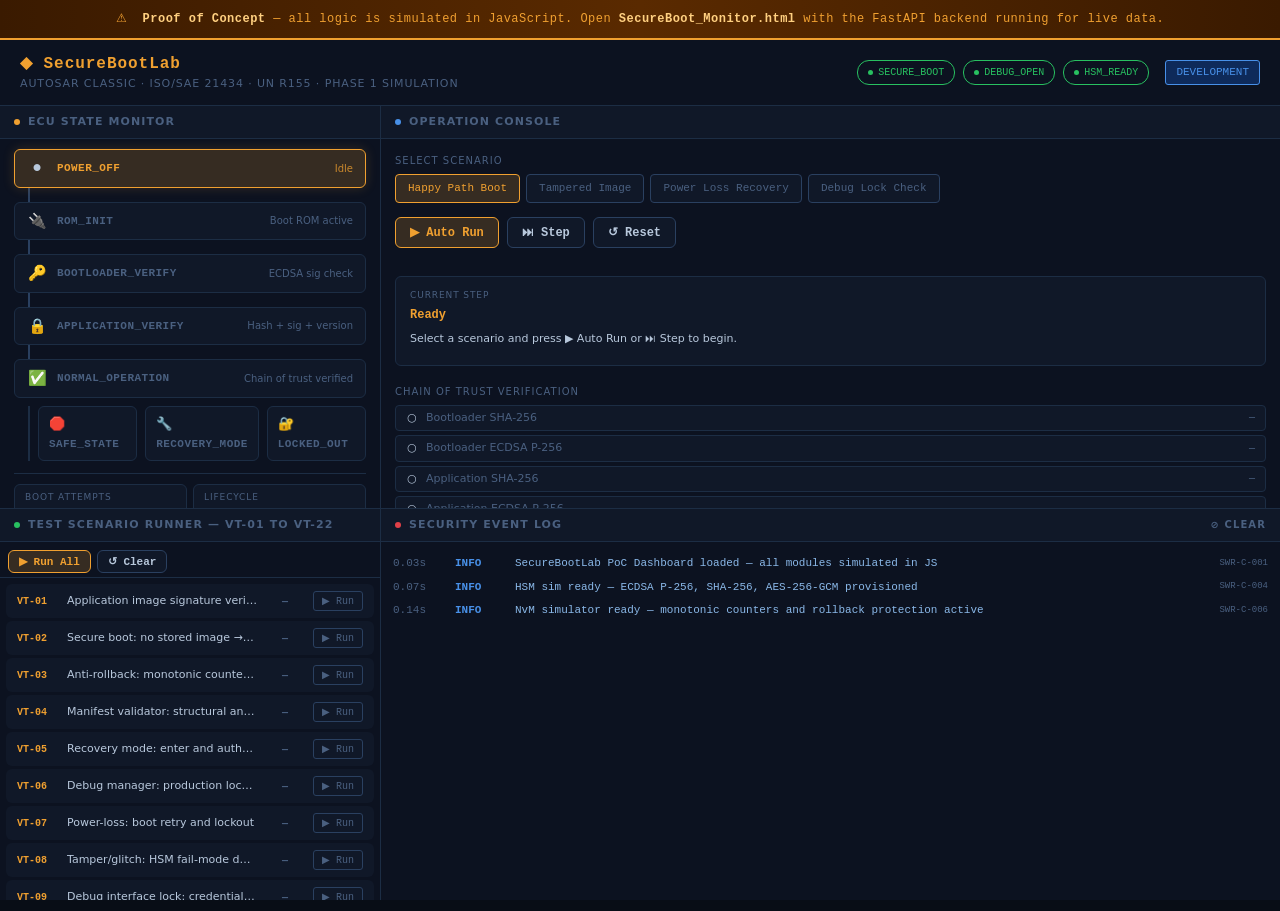
<file: docs/index.html>
<!DOCTYPE html>
<html lang="en">
<head>
<meta charset="UTF-8">
<meta name="viewport" content="width=device-width, initial-scale=1.0">
<title>SecureBootLab — PoC Dashboard</title>
  <!-- ── Social / OpenGraph preview (LinkedIn, X, Slack) ── -->
  <meta name="description" content="A/B secure boot chain with signature validation and HSM (AUTOSAR Classic). ISO/SAE 21434 · spec-driven, test-first simulation with an interactive dashboard." />
  <meta property="og:type" content="website" />
  <meta property="og:site_name" content="ISO/SAE 21434 Automotive Cybersecurity Lab" />
  <meta property="og:url" content="https://venaychawda.github.io/SecureBoot/" />
  <meta property="og:title" content="SecureBoot — Signature-Validated Boot Chain" />
  <meta property="og:description" content="A/B secure boot chain with signature validation and HSM (AUTOSAR Classic). ISO/SAE 21434 · spec-driven, test-first simulation with an interactive dashboard." />
  <meta property="og:image" content="https://venaychawda.github.io/SecureBoot/og-banner.png?v=2" />
  <meta property="og:image:width" content="1200" />
  <meta property="og:image:height" content="630" />
  <meta property="og:image:alt" content="SecureBoot — Signature-Validated Boot Chain" />
  <meta name="twitter:card" content="summary_large_image" />
  <meta name="twitter:title" content="SecureBoot — Signature-Validated Boot Chain" />
  <meta name="twitter:description" content="A/B secure boot chain with signature validation and HSM (AUTOSAR Classic). ISO/SAE 21434 · spec-driven, test-first simulation with an interactive dashboard." />
  <meta name="twitter:image" content="https://venaychawda.github.io/SecureBoot/og-banner.png?v=2" />

<style>
/* ── Reset & Base ── */
*, *::before, *::after { box-sizing: border-box; margin: 0; padding: 0; }

:root {
  --bg-root:    #080d16;
  --bg-panel:   #0c1220;
  --bg-panel2:  #101828;
  --bg-active:  #131e30;
  --border:     #1c2d44;
  --border-hi:  #2a4060;

  --text:       #b8c8dc;
  --text-dim:   #4a6080;
  --text-hi:    #e0ecff;

  --amber:      #f0a030;
  --amber-dim:  #7a5018;
  --amber-glow: rgba(240,160,48,0.18);
  --green:      #28c060;
  --green-dim:  #0e4020;
  --green-glow: rgba(40,192,96,0.18);
  --red:        #e04048;
  --red-dim:    #5a1018;
  --red-glow:   rgba(224,64,72,0.18);
  --blue:       #4890e8;
  --blue-dim:   #0e2a5a;
  --blue-glow:  rgba(72,144,232,0.15);

  --font-mono: 'Consolas', 'Cascadia Code', 'Fira Code', 'Courier New', monospace;
  --font-ui:   'Segoe UI', system-ui, -apple-system, sans-serif;
  --radius:    6px;
}

html, body {
  height: 100%;
  background: var(--bg-root);
  color: var(--text);
  font-family: var(--font-ui);
  font-size: 13px;
  line-height: 1.5;
  overflow-x: hidden;
}

/* ── PoC Banner ── */
.poc-banner {
  background: linear-gradient(90deg, #3a1a00, #5a2a00, #3a1a00);
  border-bottom: 2px solid var(--amber);
  padding: 10px 20px;
  text-align: center;
  font-family: var(--font-mono);
  font-size: 12px;
  color: var(--amber);
  letter-spacing: 0.04em;
}
.poc-banner strong { color: #ffd080; }
.poc-banner a { color: var(--amber); text-decoration: underline; cursor: pointer; }

/* ── App Header ── */
.app-header {
  display: flex;
  align-items: center;
  gap: 16px;
  padding: 12px 20px;
  background: var(--bg-panel);
  border-bottom: 1px solid var(--border);
}
.app-header .logo {
  font-family: var(--font-mono);
  font-size: 16px;
  font-weight: bold;
  color: var(--amber);
  letter-spacing: 0.06em;
}
.app-header .subtitle {
  font-size: 11px;
  color: var(--text-dim);
  letter-spacing: 0.08em;
  text-transform: uppercase;
}
.app-header .spacer { flex: 1; }
.lifecycle-badge {
  font-family: var(--font-mono);
  font-size: 11px;
  padding: 3px 10px;
  border-radius: 3px;
  border: 1px solid;
  cursor: pointer;
  transition: all 0.2s;
}
.lifecycle-badge.DEVELOPMENT {
  background: var(--blue-dim);
  color: var(--blue);
  border-color: var(--blue);
}
.lifecycle-badge.PRODUCTION {
  background: var(--red-dim);
  color: var(--red);
  border-color: var(--red);
}
.lifecycle-badge.EOL {
  background: var(--amber-dim);
  color: var(--amber);
  border-color: var(--amber);
}

/* ── Main Grid ── */
.main-grid {
  display: grid;
  grid-template-columns: 380px 1fr;
  grid-template-rows: 1fr 1fr;
  height: calc(100vh - 95px);
  gap: 1px;
  background: var(--border);
}

/* ── Panel Base ── */
.panel {
  background: var(--bg-panel);
  display: flex;
  flex-direction: column;
  overflow: hidden;
}
.panel-header {
  display: flex;
  align-items: center;
  gap: 8px;
  padding: 8px 14px;
  background: var(--bg-panel2);
  border-bottom: 1px solid var(--border);
  font-size: 11px;
  font-weight: 600;
  letter-spacing: 0.1em;
  text-transform: uppercase;
  color: var(--text-dim);
  flex-shrink: 0;
}
.panel-header .dot {
  width: 6px; height: 6px;
  border-radius: 50%;
  background: var(--amber);
  flex-shrink: 0;
}
.panel-header .dot.green { background: var(--green); }
.panel-header .dot.red { background: var(--red); }
.panel-header .dot.blue { background: var(--blue); }
.panel-body { flex: 1; overflow-y: auto; padding: 14px; }
.panel-body::-webkit-scrollbar { width: 6px; }
.panel-body::-webkit-scrollbar-track { background: transparent; }
.panel-body::-webkit-scrollbar-thumb { background: var(--border-hi); border-radius: 3px; }

/* ── Panel 1: ECU State Monitor ── */
#panel-ecu .panel-body {
  display: flex;
  flex-direction: column;
  gap: 0;
  padding: 10px 14px;
}

.state-flow {
  display: flex;
  flex-direction: column;
  align-items: flex-start;
  gap: 0;
}

.phase-row {
  display: flex;
  align-items: center;
  gap: 10px;
  width: 100%;
}

.phase-connector {
  display: flex;
  flex-direction: column;
  align-items: center;
  margin-left: 14px;
}
.phase-connector .line {
  width: 2px;
  height: 14px;
  background: var(--border-hi);
  transition: background 0.4s;
}
.phase-connector .line.active { background: var(--amber); }

.phase-node {
  position: relative;
  display: flex;
  align-items: center;
  gap: 10px;
  width: 100%;
  padding: 7px 12px;
  border-radius: var(--radius);
  border: 1px solid var(--border);
  background: var(--bg-panel2);
  cursor: default;
  transition: all 0.35s ease;
  flex-shrink: 0;
}
.phase-node .phase-icon {
  font-size: 15px;
  width: 20px;
  text-align: center;
  flex-shrink: 0;
}
.phase-node .phase-label {
  font-family: var(--font-mono);
  font-size: 11px;
  font-weight: 600;
  letter-spacing: 0.04em;
  color: var(--text-dim);
  transition: color 0.35s;
}
.phase-node .phase-desc {
  font-size: 10px;
  color: var(--text-dim);
  margin-left: auto;
  text-align: right;
  transition: color 0.35s;
}

/* Active state */
.phase-node.active {
  border-color: var(--amber);
  background: var(--amber-glow);
  box-shadow: 0 0 12px var(--amber-glow);
}
.phase-node.active .phase-label { color: var(--amber); }
.phase-node.active .phase-desc { color: var(--amber); opacity: 0.8; }

.phase-node.success {
  border-color: var(--green);
  background: var(--green-glow);
}
.phase-node.success .phase-label { color: var(--green); }

.phase-node.failure {
  border-color: var(--red);
  background: var(--red-glow);
  box-shadow: 0 0 10px var(--red-glow);
}
.phase-node.failure .phase-label { color: var(--red); }

/* Side paths container */
.side-paths {
  display: flex;
  gap: 8px;
  margin-top: 8px;
  padding-left: 8px;
  border-left: 2px solid var(--border);
  margin-left: 14px;
}
.side-path-node {
  flex: 1;
  padding: 7px 10px;
  border-radius: var(--radius);
  border: 1px solid var(--border);
  background: var(--bg-panel2);
  transition: all 0.35s;
}
.side-path-node .phase-label {
  font-family: var(--font-mono);
  font-size: 11px;
  font-weight: 600;
  letter-spacing: 0.04em;
  color: var(--text-dim);
  transition: color 0.35s;
}
.side-path-node .phase-icon { font-size: 13px; display: inline-block; margin-right: 6px; }
.side-path-node.active { border-color: var(--red); background: var(--red-glow); }
.side-path-node.active .phase-label { color: var(--red); }
.side-path-node.locked { border-color: var(--amber); background: var(--amber-glow); }
.side-path-node.locked .phase-label { color: var(--amber); }

/* ECU properties strip */
.ecu-props {
  display: grid;
  grid-template-columns: 1fr 1fr;
  gap: 6px;
  margin-top: 12px;
  padding-top: 10px;
  border-top: 1px solid var(--border);
}
.ecu-prop {
  background: var(--bg-panel2);
  border: 1px solid var(--border);
  border-radius: var(--radius);
  padding: 6px 10px;
}
.ecu-prop .prop-key {
  font-size: 9px;
  text-transform: uppercase;
  letter-spacing: 0.1em;
  color: var(--text-dim);
  margin-bottom: 2px;
}
.ecu-prop .prop-val {
  font-family: var(--font-mono);
  font-size: 11px;
  font-weight: 600;
  color: var(--text-hi);
  transition: color 0.3s;
}
.ecu-prop .prop-val.green { color: var(--green); }
.ecu-prop .prop-val.red { color: var(--red); }
.ecu-prop .prop-val.amber { color: var(--amber); }

/* ── Panel 2: Operation Console ── */
#panel-console .panel-body {
  display: flex;
  flex-direction: column;
  gap: 14px;
}

.scenario-selector {
  display: flex;
  flex-direction: column;
  gap: 6px;
}
.scenario-selector label {
  font-size: 10px;
  text-transform: uppercase;
  letter-spacing: 0.1em;
  color: var(--text-dim);
}
.scenario-tabs {
  display: flex;
  flex-wrap: wrap;
  gap: 6px;
}
.scenario-tab {
  padding: 5px 12px;
  border-radius: 4px;
  border: 1px solid var(--border-hi);
  background: var(--bg-panel2);
  color: var(--text-dim);
  font-family: var(--font-mono);
  font-size: 11px;
  cursor: pointer;
  transition: all 0.2s;
}
.scenario-tab:hover { border-color: var(--amber); color: var(--amber); }
.scenario-tab.active { border-color: var(--amber); background: var(--amber-glow); color: var(--amber); }

.console-controls {
  display: flex;
  gap: 8px;
  align-items: center;
}
.btn {
  display: inline-flex;
  align-items: center;
  gap: 6px;
  padding: 7px 14px;
  border-radius: var(--radius);
  border: 1px solid;
  font-family: var(--font-mono);
  font-size: 12px;
  font-weight: 600;
  cursor: pointer;
  transition: all 0.2s;
  white-space: nowrap;
}
.btn:disabled { opacity: 0.35; cursor: not-allowed; }
.btn-primary {
  background: var(--amber-glow);
  border-color: var(--amber);
  color: var(--amber);
}
.btn-primary:hover:not(:disabled) { background: rgba(240,160,48,0.32); box-shadow: 0 0 10px var(--amber-glow); }
.btn-secondary {
  background: var(--bg-panel2);
  border-color: var(--border-hi);
  color: var(--text);
}
.btn-secondary:hover:not(:disabled) { border-color: var(--text); color: var(--text-hi); }
.btn-green {
  background: var(--green-glow);
  border-color: var(--green);
  color: var(--green);
}
.btn-green:hover:not(:disabled) { background: rgba(40,192,96,0.32); }
.btn-red {
  background: var(--red-glow);
  border-color: var(--red);
  color: var(--red);
}

.progress-bar-wrap {
  height: 3px;
  background: var(--border);
  border-radius: 2px;
  overflow: hidden;
}
.progress-bar {
  height: 100%;
  background: var(--amber);
  width: 0%;
  transition: width 0.4s ease;
}

.step-display {
  background: var(--bg-panel2);
  border: 1px solid var(--border);
  border-radius: var(--radius);
  padding: 12px 14px;
  min-height: 90px;
}
.step-display .step-num {
  font-size: 9px;
  text-transform: uppercase;
  letter-spacing: 0.1em;
  color: var(--text-dim);
  margin-bottom: 4px;
}
.step-display .step-title {
  font-family: var(--font-mono);
  font-size: 12px;
  color: var(--amber);
  margin-bottom: 6px;
  font-weight: 600;
}
.step-display .step-detail {
  font-size: 11px;
  color: var(--text);
  line-height: 1.6;
}

.result-badge {
  display: inline-flex;
  align-items: center;
  gap: 6px;
  padding: 5px 12px;
  border-radius: var(--radius);
  border: 1px solid;
  font-family: var(--font-mono);
  font-size: 12px;
  font-weight: 700;
  letter-spacing: 0.06em;
}
.result-badge.PASS { background: var(--green-glow); border-color: var(--green); color: var(--green); }
.result-badge.FAIL { background: var(--red-glow); border-color: var(--red); color: var(--red); }
.result-badge.RUNNING { background: var(--amber-glow); border-color: var(--amber); color: var(--amber); }

/* Security properties row */
.security-props {
  display: flex;
  gap: 8px;
  flex-wrap: wrap;
}
.sec-chip {
  display: flex;
  align-items: center;
  gap: 5px;
  padding: 4px 10px;
  border-radius: 12px;
  border: 1px solid var(--border);
  font-family: var(--font-mono);
  font-size: 10px;
  transition: all 0.3s;
}
.sec-chip .chip-dot { width: 5px; height: 5px; border-radius: 50%; flex-shrink: 0; }
.sec-chip.on { border-color: var(--green); color: var(--green); }
.sec-chip.on .chip-dot { background: var(--green); }
.sec-chip.off { border-color: var(--red); color: var(--red); }
.sec-chip.off .chip-dot { background: var(--red); }
.sec-chip.warn { border-color: var(--amber); color: var(--amber); }
.sec-chip.warn .chip-dot { background: var(--amber); }

/* ── Panel 3: Test Scenario Runner ── */
#panel-vtc .panel-body { padding: 8px; }

.vtc-list {
  display: flex;
  flex-direction: column;
  gap: 3px;
}
.vtc-row {
  display: flex;
  align-items: center;
  gap: 8px;
  padding: 6px 10px;
  border-radius: var(--radius);
  border: 1px solid transparent;
  background: var(--bg-panel2);
  transition: all 0.2s;
}
.vtc-row:hover { border-color: var(--border-hi); }
.vtc-row.running { border-color: var(--amber); background: var(--amber-glow); }
.vtc-row.pass { border-color: var(--green); background: var(--green-glow); }
.vtc-row.fail { border-color: var(--red); background: var(--red-glow); }
.vtc-row.skip { opacity: 0.55; }

.vtc-id {
  font-family: var(--font-mono);
  font-size: 10px;
  font-weight: 700;
  color: var(--amber);
  width: 42px;
  flex-shrink: 0;
}
.vtc-desc {
  font-size: 11px;
  color: var(--text);
  flex: 1;
  white-space: nowrap;
  overflow: hidden;
  text-overflow: ellipsis;
}
.vtc-status {
  font-family: var(--font-mono);
  font-size: 10px;
  font-weight: 700;
  width: 40px;
  text-align: center;
  flex-shrink: 0;
}
.vtc-status.pass { color: var(--green); }
.vtc-status.fail { color: var(--red); }
.vtc-status.skip { color: var(--text-dim); }
.vtc-status.running { color: var(--amber); }
.vtc-status.pending { color: var(--text-dim); }

.vtc-run-btn {
  padding: 3px 8px;
  border-radius: 3px;
  border: 1px solid var(--border-hi);
  background: transparent;
  color: var(--text-dim);
  font-family: var(--font-mono);
  font-size: 10px;
  cursor: pointer;
  transition: all 0.15s;
  flex-shrink: 0;
}
.vtc-run-btn:hover { border-color: var(--amber); color: var(--amber); }
.vtc-run-btn:disabled { opacity: 0.3; cursor: not-allowed; }

.vtc-toolbar {
  display: flex;
  gap: 6px;
  padding: 8px 8px 4px;
  border-bottom: 1px solid var(--border);
  flex-shrink: 0;
}

/* ── Panel 4: Event Log ── */
#panel-log .panel-body { padding: 0; }
.event-log {
  font-family: var(--font-mono);
  font-size: 11px;
  line-height: 1.7;
  padding: 10px 12px;
  display: flex;
  flex-direction: column;
  gap: 1px;
}
.log-entry {
  display: flex;
  gap: 8px;
  padding: 2px 0;
  border-radius: 2px;
  animation: logSlideIn 0.25s ease;
}
@keyframes logSlideIn {
  from { opacity: 0; transform: translateX(-8px); }
  to   { opacity: 1; transform: translateX(0); }
}
.log-ts   { color: var(--text-dim); flex-shrink: 0; width: 54px; }
.log-sev  { flex-shrink: 0; width: 52px; font-weight: 700; }
.log-sev.INFO     { color: var(--blue); }
.log-sev.WARNING  { color: var(--amber); }
.log-sev.CRITICAL { color: var(--red); }
.log-sev.TAMPER   { color: var(--red); }
.log-msg  { color: var(--text); flex: 1; }
.log-msg.INFO     { color: #8ab8e8; }
.log-msg.WARNING  { color: #e8c880; }
.log-msg.CRITICAL { color: #e07880; }
.log-msg.TAMPER   { color: #ff6060; font-weight: 600; }
.log-swr  { color: var(--text-dim); flex-shrink: 0; font-size: 9px; align-self: center; }

.log-divider {
  height: 1px;
  background: var(--border);
  margin: 4px 0;
}
</style>
</head>
<body>

<!-- PoC Banner -->
<div class="poc-banner">
  ⚠ &nbsp;<strong>Proof of Concept</strong> — all logic is simulated in JavaScript.
  Open <strong>SecureBoot_Monitor.html</strong> with the FastAPI backend running for live data.
</div>

<!-- Header -->
<header class="app-header">
  <div>
    <div class="logo">◆ SecureBootLab</div>
    <div class="subtitle">AUTOSAR Classic · ISO/SAE 21434 · UN R155 · Phase 1 Simulation</div>
  </div>
  <div class="spacer"></div>
  <div class="security-props" id="sec-chips">
    <div class="sec-chip on" id="chip-sb"><span class="chip-dot"></span>SECURE_BOOT</div>
    <div class="sec-chip off" id="chip-dbg"><span class="chip-dot"></span>DEBUG_OPEN</div>
    <div class="sec-chip on" id="chip-hsm"><span class="chip-dot"></span>HSM_READY</div>
  </div>
  <div class="lifecycle-badge DEVELOPMENT" id="lifecycle-badge" onclick="cycleLifecycle()">DEVELOPMENT</div>
</header>

<!-- Main 4-panel grid -->
<div class="main-grid">

  <!-- Panel 1: ECU State Monitor -->
  <section class="panel" id="panel-ecu">
    <div class="panel-header">
      <span class="dot amber"></span>ECU State Monitor
    </div>
    <div class="panel-body">
      <div class="state-flow" id="state-flow">

        <div class="phase-row">
          <div class="phase-node" id="phase-POWER_OFF">
            <span class="phase-icon">⚫</span>
            <span class="phase-label">POWER_OFF</span>
            <span class="phase-desc">Idle</span>
          </div>
        </div>
        <div class="phase-connector"><div class="line" id="line-1"></div></div>

        <div class="phase-row">
          <div class="phase-node" id="phase-ROM_INIT">
            <span class="phase-icon">🔌</span>
            <span class="phase-label">ROM_INIT</span>
            <span class="phase-desc">Boot ROM active</span>
          </div>
        </div>
        <div class="phase-connector"><div class="line" id="line-2"></div></div>

        <div class="phase-row">
          <div class="phase-node" id="phase-BOOTLOADER_VERIFY">
            <span class="phase-icon">🔑</span>
            <span class="phase-label">BOOTLOADER_VERIFY</span>
            <span class="phase-desc">ECDSA sig check</span>
          </div>
        </div>
        <div class="phase-connector"><div class="line" id="line-3"></div></div>

        <div class="phase-row">
          <div class="phase-node" id="phase-APPLICATION_VERIFY">
            <span class="phase-icon">🔒</span>
            <span class="phase-label">APPLICATION_VERIFY</span>
            <span class="phase-desc">Hash + sig + version</span>
          </div>
        </div>
        <div class="phase-connector"><div class="line" id="line-4"></div></div>

        <div class="phase-row">
          <div class="phase-node" id="phase-NORMAL_OPERATION">
            <span class="phase-icon">✅</span>
            <span class="phase-label">NORMAL_OPERATION</span>
            <span class="phase-desc">Chain of trust verified</span>
          </div>
        </div>

        <div class="side-paths" style="margin-top:8px;">
          <div class="side-path-node" id="phase-SAFE_STATE">
            <span class="phase-icon">🛑</span>
            <span class="phase-label">SAFE_STATE</span>
          </div>
          <div class="side-path-node" id="phase-RECOVERY_MODE">
            <span class="phase-icon">🔧</span>
            <span class="phase-label">RECOVERY_MODE</span>
          </div>
          <div class="side-path-node" id="phase-LOCKED_OUT">
            <span class="phase-icon">🔐</span>
            <span class="phase-label">LOCKED_OUT</span>
          </div>
        </div>
      </div>

      <div class="ecu-props">
        <div class="ecu-prop">
          <div class="prop-key">Boot Attempts</div>
          <div class="prop-val" id="prop-attempts">0</div>
        </div>
        <div class="ecu-prop">
          <div class="prop-key">Lifecycle</div>
          <div class="prop-val amber" id="prop-lifecycle">DEVELOPMENT</div>
        </div>
        <div class="ecu-prop">
          <div class="prop-key">Secure Boot</div>
          <div class="prop-val green" id="prop-sb">ENABLED</div>
        </div>
        <div class="ecu-prop">
          <div class="prop-key">Debug Interface</div>
          <div class="prop-val green" id="prop-dbg">OPEN</div>
        </div>
      </div>
    </div>
  </section>

  <!-- Panel 2: Operation Console -->
  <section class="panel" id="panel-console">
    <div class="panel-header">
      <span class="dot blue"></span>Operation Console
    </div>
    <div class="panel-body">

      <div class="scenario-selector">
        <label>Select Scenario</label>
        <div class="scenario-tabs" id="scenario-tabs">
          <div class="scenario-tab active" data-scenario="happy-path" onclick="selectScenario('happy-path')">Happy Path Boot</div>
          <div class="scenario-tab" data-scenario="tampered" onclick="selectScenario('tampered')">Tampered Image</div>
          <div class="scenario-tab" data-scenario="power-loss" onclick="selectScenario('power-loss')">Power Loss Recovery</div>
          <div class="scenario-tab" data-scenario="debug-lock" onclick="selectScenario('debug-lock')">Debug Lock Check</div>
        </div>
      </div>

      <div class="console-controls">
        <button class="btn btn-primary" id="btn-autorun" onclick="autoRun()">▶ Auto Run</button>
        <button class="btn btn-secondary" id="btn-step" onclick="stepForward()">⏭ Step</button>
        <button class="btn btn-secondary" onclick="resetScenario()">↺ Reset</button>
        <div style="flex:1"></div>
        <div id="console-result"></div>
      </div>

      <div class="progress-bar-wrap">
        <div class="progress-bar" id="progress-bar"></div>
      </div>

      <div class="step-display" id="step-display">
        <div class="step-num">Current Step</div>
        <div class="step-title" id="step-title">Ready</div>
        <div class="step-detail" id="step-detail">Select a scenario and press ▶ Auto Run or ⏭ Step to begin.</div>
      </div>

      <div style="margin-top:4px;">
        <div style="font-size:10px;text-transform:uppercase;letter-spacing:.1em;color:var(--text-dim);margin-bottom:6px;">Chain of Trust Verification</div>
        <div id="cot-steps" style="display:flex;flex-direction:column;gap:4px;"></div>
      </div>

    </div>
  </section>

  <!-- Panel 3: Test Scenario Runner -->
  <section class="panel" id="panel-vtc">
    <div class="panel-header">
      <span class="dot green"></span>Test Scenario Runner — VT-01 to VT-22
    </div>
    <div class="vtc-toolbar">
      <button class="btn btn-primary" style="padding:4px 10px;font-size:11px;" onclick="runAllVTCs()">▶ Run All</button>
      <button class="btn btn-secondary" style="padding:4px 10px;font-size:11px;" onclick="clearAllVTCStatus()">↺ Clear</button>
    </div>
    <div class="panel-body" style="padding:6px;">
      <div class="vtc-list" id="vtc-list"></div>
    </div>
  </section>

  <!-- Panel 4: Event Log -->
  <section class="panel" id="panel-log">
    <div class="panel-header">
      <span class="dot red"></span>Security Event Log
      <div style="flex:1"></div>
      <span style="cursor:pointer;color:var(--text-dim);font-size:10px;" onclick="clearLog()">⊘ Clear</span>
    </div>
    <div class="panel-body" style="padding:0;">
      <div class="event-log" id="event-log"></div>
    </div>
  </section>

</div>

<script>
// ============================================================
// ECU State Machine (JavaScript simulation)
// ============================================================
const BootPhase = {
  POWER_OFF:          'POWER_OFF',
  ROM_INIT:           'ROM_INIT',
  BOOTLOADER_VERIFY:  'BOOTLOADER_VERIFY',
  APPLICATION_VERIFY: 'APPLICATION_VERIFY',
  NORMAL_OPERATION:   'NORMAL_OPERATION',
  SAFE_STATE:         'SAFE_STATE',
  RECOVERY_MODE:      'RECOVERY_MODE',
  LOCKED_OUT:         'LOCKED_OUT',
};

const state = {
  bootPhase:          BootPhase.POWER_OFF,
  lifecycle:          'DEVELOPMENT',
  secureBootEnabled:  true,
  debugLocked:        false,
  bootAttemptCount:   0,
  lastFailureReason:  null,
  attestationHash:    null,
};

let _logTs = 0;
function nextTs() { _logTs += Math.floor(Math.random()*80 + 30); return _logTs; }

// ============================================================
// Render helpers
// ============================================================
function setPhase(phase, mode) {
  // mode: 'active' | 'success' | 'failure' | ''
  const mainPhases = ['POWER_OFF','ROM_INIT','BOOTLOADER_VERIFY','APPLICATION_VERIFY','NORMAL_OPERATION'];
  const sidePhases = ['SAFE_STATE','RECOVERY_MODE','LOCKED_OUT'];

  mainPhases.forEach(p => {
    const el = document.getElementById('phase-' + p);
    el.className = 'phase-node' + (p === phase ? (' ' + (mode||'active')) : '');
  });
  sidePhases.forEach(p => {
    const el = document.getElementById('phase-' + p);
    if (!el) return;
    el.className = 'side-path-node';
    if (p === phase) {
      if (p === 'LOCKED_OUT') el.classList.add('locked');
      else el.classList.add('active');
    }
  });

  // Highlight connector lines up to current phase
  const order = mainPhases;
  const idx = order.indexOf(phase);
  for (let i = 1; i <= 4; i++) {
    const line = document.getElementById('line-' + i);
    if (!line) continue;
    line.className = 'line' + (i <= idx ? ' active' : '');
  }

  state.bootPhase = phase;
  updateECUProps();
}

function updateECUProps() {
  document.getElementById('prop-attempts').textContent = state.bootAttemptCount;
  const lc = document.getElementById('prop-lifecycle');
  lc.textContent = state.lifecycle;
  lc.className = 'prop-val ' + (state.lifecycle === 'DEVELOPMENT' ? 'amber' : state.lifecycle === 'PRODUCTION' ? 'red' : 'amber');
  const sb = document.getElementById('prop-sb');
  sb.textContent = state.secureBootEnabled ? 'ENABLED' : 'DISABLED';
  sb.className = 'prop-val ' + (state.secureBootEnabled ? 'green' : 'red');
  const dbg = document.getElementById('prop-dbg');
  dbg.textContent = state.debugLocked ? 'LOCKED' : 'OPEN';
  dbg.className = 'prop-val ' + (state.debugLocked ? 'red' : 'green');

  // Security chips
  updateChip('chip-sb',  state.secureBootEnabled, 'SECURE_BOOT');
  updateChip('chip-dbg', !state.debugLocked,       'DEBUG_OPEN', 'DEBUG_LOCKED');
}

function updateChip(id, on, labelOn, labelOff) {
  const el = document.getElementById(id);
  if (!el) return;
  const dot = el.querySelector('.chip-dot');
  const textNode = [...el.childNodes].find(n => n.nodeType === 3);
  if (on) { el.className = 'sec-chip on'; if(textNode) textNode.textContent = labelOn; }
  else     { el.className = 'sec-chip off'; if(textNode) textNode.textContent = (labelOff||labelOn); }
}

function updateLifecycleBadge() {
  const badge = document.getElementById('lifecycle-badge');
  badge.textContent = state.lifecycle;
  badge.className = 'lifecycle-badge ' + state.lifecycle;
  document.getElementById('prop-lifecycle').textContent = state.lifecycle;
  if (state.lifecycle === 'PRODUCTION') {
    state.debugLocked = true;
  } else {
    state.debugLocked = false;
  }
  updateECUProps();
}

function cycleLifecycle() {
  const lcs = ['DEVELOPMENT','PRODUCTION','EOL'];
  state.lifecycle = lcs[(lcs.indexOf(state.lifecycle) + 1) % lcs.length];
  updateLifecycleBadge();
  logEvent('LIFECYCLE_CHANGED', 'INFO', 'Lifecycle changed to ' + state.lifecycle, 'SWR-C-011');
}

// ============================================================
// Event Log
// ============================================================
function clearLog() {
  document.getElementById('event-log').innerHTML = '';
  _logTs = 0;
}

function logEvent(evtId, severity, message, swrRef) {
  const log = document.getElementById('event-log');
  const ms = nextTs();
  const ts = (ms / 1000).toFixed(2) + 's';
  const entry = document.createElement('div');
  entry.className = 'log-entry';
  entry.innerHTML =
    `<span class="log-ts">${ts}</span>` +
    `<span class="log-sev ${severity}">${severity}</span>` +
    `<span class="log-msg ${severity}">${message}</span>` +
    `<span class="log-swr">${swrRef || ''}</span>`;
  log.appendChild(entry);

  // Add divider for CRITICAL
  if (severity === 'CRITICAL' || severity === 'TAMPER') {
    const div = document.createElement('div');
    div.className = 'log-divider';
    log.appendChild(div);
  }
  log.scrollTop = log.scrollHeight;
}

// ============================================================
// Chain of Trust visualizer
// ============================================================
const COT_STEPS = [
  { id:'cot-bl-hash',  label:'Bootloader SHA-256' },
  { id:'cot-bl-sig',   label:'Bootloader ECDSA P-256' },
  { id:'cot-app-hash', label:'Application SHA-256' },
  { id:'cot-app-sig',  label:'Application ECDSA P-256' },
  { id:'cot-ver',      label:'Anti-rollback Counter' },
  { id:'cot-att',      label:'Attestation Measurement' },
];

function initCOTSteps() {
  const container = document.getElementById('cot-steps');
  container.innerHTML = '';
  COT_STEPS.forEach(s => {
    const row = document.createElement('div');
    row.id = s.id;
    row.style.cssText = 'display:flex;align-items:center;gap:8px;padding:4px 10px;border-radius:4px;border:1px solid var(--border);background:var(--bg-panel2);transition:all .35s;';
    row.innerHTML = `<span style="width:12px;text-align:center;font-size:11px;">○</span><span style="font-size:11px;color:var(--text-dim);">${s.label}</span><span style="margin-left:auto;font-family:var(--font-mono);font-size:10px;color:var(--text-dim);">—</span>`;
    container.appendChild(row);
  });
}

function setCOTStep(id, status, value) {
  const el = document.getElementById(id);
  if (!el) return;
  const icon = el.querySelector('span:first-child');
  const text = el.querySelector('span:last-child');
  if (status === 'ok') {
    el.style.borderColor = 'var(--green)';
    el.style.background = 'var(--green-glow)';
    icon.textContent = '✓';
    icon.style.color = 'var(--green)';
    if (text) { text.textContent = value || 'OK'; text.style.color = 'var(--green)'; }
  } else if (status === 'fail') {
    el.style.borderColor = 'var(--red)';
    el.style.background = 'var(--red-glow)';
    icon.textContent = '✗';
    icon.style.color = 'var(--red)';
    if (text) { text.textContent = value || 'FAILED'; text.style.color = 'var(--red)'; }
  } else if (status === 'running') {
    el.style.borderColor = 'var(--amber)';
    el.style.background = 'var(--amber-glow)';
    icon.textContent = '◌';
    icon.style.color = 'var(--amber)';
    if (text) { text.textContent = value || '...'; text.style.color = 'var(--amber)'; }
  }
}

function resetCOTSteps() {
  COT_STEPS.forEach(s => {
    const el = document.getElementById(s.id);
    if (!el) return;
    const icon = el.querySelector('span:first-child');
    const text = el.querySelector('span:last-child');
    el.style.borderColor = 'var(--border)';
    el.style.background = 'var(--bg-panel2)';
    icon.textContent = '○'; icon.style.color = 'var(--text-dim)';
    if (text) { text.textContent = '—'; text.style.color = 'var(--text-dim)'; }
  });
}

// ============================================================
// Scenarios
// ============================================================
const SCENARIOS = {
  'happy-path': {
    name: 'Happy Path Boot',
    steps: [
      {
        title: 'Power On — Boot ROM Initialised',
        detail: 'ECU powers up. Boot ROM at address 0x00000000 begins executing.\nBoot attempt counter incremented. ROM is immutable — no modification possible.',
        action: () => {
          state.bootAttemptCount++;
          setPhase(BootPhase.ROM_INIT, 'active');
          logEvent('BOOT_SEQUENCE_STARTED', 'INFO', 'Boot sequence started — Boot ROM active', 'SWR-C-001');
          logEvent('BOOT_COUNTER_INC', 'INFO', 'Boot attempt counter: ' + state.bootAttemptCount, 'SWR-C-012');
        }
      },
      {
        title: 'Bootloader Hash — SHA-256 computed',
        detail: 'CryptoProvider → CSM → CryIf → HSM.\nSHA-256 digest of bootloader image computed: a7f3...c2d1.',
        action: () => {
          setPhase(BootPhase.BOOTLOADER_VERIFY, 'active');
          setCOTStep('cot-bl-hash', 'running', 'Computing...');
          logEvent('BL_HASH_COMPUTE', 'INFO', 'SHA-256 hash of bootloader: a7f3d2...c2d1', 'SWR-C-003');
        }
      },
      {
        title: 'Bootloader Signature — ECDSA P-256 verified',
        detail: 'Signature verified against OEM signing key (oem_signing_key) stored in HSM.\nKey material never leaves hsm.py boundary.',
        action: () => {
          setCOTStep('cot-bl-hash', 'ok', 'a7f3...c2d1');
          setCOTStep('cot-bl-sig', 'running', 'Verifying...');
          logEvent('BL_SIG_VERIFY', 'INFO', 'ECDSA P-256 signature valid — oem_signing_key', 'SWR-C-005');
        }
      },
      {
        title: 'Bootloader Accepted — Version v2 > counter 0',
        detail: 'Anti-rollback: version=2, NvM rollback counter=0. 2 > 0 → accepted.\nBootloader trusted. Handoff to Application layer.',
        action: () => {
          setCOTStep('cot-bl-sig', 'ok', 'VALID');
          setCOTStep('cot-ver', 'running', 'v2 > 0?');
          logEvent('BL_VERSION_OK', 'INFO', 'Bootloader version v2 > counter 0 — accepted', 'SWR-C-006');
          setCOTStep('cot-ver', 'ok', 'v2 > 0 ✓');
        }
      },
      {
        title: 'Application Hash + Signature — verified',
        detail: 'Application image hash (SHA-256) computed and ECDSA P-256 signature verified.\nManifest fields: image_hash, signature, version, not_after all validated.',
        action: () => {
          setPhase(BootPhase.APPLICATION_VERIFY, 'active');
          setCOTStep('cot-app-hash', 'running', 'Computing...');
          logEvent('APP_HASH_COMPUTE', 'INFO', 'SHA-256 hash of application: b8e1...f4a2', 'SWR-C-003');
          setCOTStep('cot-app-hash', 'ok', 'b8e1...f4a2');
          setCOTStep('cot-app-sig', 'running', 'Verifying...');
          logEvent('APP_SIG_VERIFY', 'INFO', 'ECDSA P-256 signature valid — chain of trust intact', 'SWR-C-005');
          setCOTStep('cot-app-sig', 'ok', 'VALID');
        }
      },
      {
        title: 'Attestation Measurement recorded',
        detail: 'AttestationService records SHA-256 digest in NvM attestation log.\nMeasured boot evidence available for remote attestation backend.',
        action: () => {
          setCOTStep('cot-att', 'running', 'Measuring...');
          logEvent('MEASURED_APPLICATION', 'INFO', 'Attestation hash recorded: b8e1...f4a2', 'SR-019');
          setCOTStep('cot-att', 'ok', 'b8e1...f4a2');
        }
      },
      {
        title: '✅ NORMAL_OPERATION — Secure Boot Complete',
        detail: 'Full chain of trust verified:\n  • Boot ROM ✓ → Bootloader ✓ → Application ✓\nECU now running authenticated firmware.',
        action: () => {
          setPhase(BootPhase.NORMAL_OPERATION, 'success');
          logEvent('APPLICATION_VERIFIED_BOOT_COMPLETE', 'INFO', 'Chain of trust verified — NORMAL_OPERATION', 'SWR-C-008');
          showResult('PASS');
        }
      }
    ]
  },

  'tampered': {
    name: 'Tampered Application Image',
    steps: [
      {
        title: 'Power On — Boot ROM Initialised',
        detail: 'ECU powers up. Boot ROM begins executing. Boot counter incremented.',
        action: () => {
          state.bootAttemptCount++;
          setPhase(BootPhase.ROM_INIT, 'active');
          logEvent('BOOT_SEQUENCE_STARTED', 'INFO', 'Boot sequence started', 'SWR-C-001');
        }
      },
      {
        title: 'Bootloader passes verification',
        detail: 'Bootloader hash and ECDSA signature both valid.\nBootloader trusted — continuing to application stage.',
        action: () => {
          setPhase(BootPhase.BOOTLOADER_VERIFY, 'active');
          setCOTStep('cot-bl-hash', 'ok', 'a7f3...c2d1');
          setCOTStep('cot-bl-sig',  'ok', 'VALID');
          setCOTStep('cot-ver',     'ok', 'v2 > 0 ✓');
          logEvent('BL_VERIFIED', 'INFO', 'Bootloader signature valid', 'SWR-C-005');
        }
      },
      {
        title: 'Application image TAMPERED — last 4 bytes modified',
        detail: 'Attacker modified bytes [end-4 .. end] of application image.\nOriginal signature is now INVALID for tampered payload.\n\nModified: 0x41 0x50 0x50 0x00 → 0xDE 0xAD 0xBE 0xEF',
        action: () => {
          setPhase(BootPhase.APPLICATION_VERIFY, 'active');
          setCOTStep('cot-app-hash', 'running', 'Computing...');
          logEvent('APP_HASH_MISMATCH', 'CRITICAL', 'Application hash MISMATCH — image tampered', 'SWR-C-003');
          setCOTStep('cot-app-hash', 'fail', 'MISMATCH');
          setCOTStep('cot-app-sig',  'fail', 'INVALID');
          logEvent('APP_SIG_INVALID', 'CRITICAL', 'ECDSA signature INVALID — verification failed', 'SWR-C-005');
        }
      },
      {
        title: '🛑 SAFE_STATE — Boot halted on tampered image',
        detail: 'SecureBootManager transitions ECU to SAFE_STATE.\nCritical DEM event logged. NvM last_security_event updated.\nECU will not execute unauthenticated code.',
        action: () => {
          setPhase(BootPhase.SAFE_STATE, 'failure');
          state.lastFailureReason = 'app_sig_invalid';
          logEvent('TAMPER_SIGNATURE', 'CRITICAL', '⚠ TAMPER DETECTED — application image rejected, SAFE_STATE entered', 'SWR-C-015');
          showResult('FAIL');
        }
      },
      {
        title: '🔧 Recovery Mode — awaiting authenticated image',
        detail: 'RecoveryManager.enter_recovery_mode() called.\nECU awaits OEM-signed recovery image via execute_recovery_flash().\nOnly images signed with oem_signing_key are accepted.',
        action: () => {
          setPhase(BootPhase.RECOVERY_MODE, 'active');
          logEvent('RECOVERY_MODE_ENTERED', 'WARNING', 'Recovery mode entered — awaiting OEM-signed image', 'SWR-C-009');
          showResult('FAIL');
        }
      }
    ]
  },

  'power-loss': {
    name: 'Power Loss Recovery',
    steps: [
      {
        title: 'Power loss detected — boot counter read from NvM',
        detail: 'Power was interrupted during previous boot sequence.\nSecureBootManager.handle_interruption() called.\nNvM boot_counter = 2 (max = 3).',
        action: () => {
          setPhase(BootPhase.ROM_INIT, 'active');
          logEvent('BOOT_INTERRUPTED', 'WARNING', 'Boot interrupted — counter: 2, max: 3', 'SWR-C-012');
        }
      },
      {
        title: 'Counter below threshold — retry allowed',
        detail: '2 ≤ MAX_BOOT_RETRY_ATTEMPTS (3) → retry allowed.\nECU transitions back to ROM_INIT for clean retry.',
        action: () => {
          logEvent('BOOT_RETRY', 'WARNING', 'Boot retry authorised — counter 2/3', 'SWR-C-012');
          logEvent('BOOT_SEQUENCE_STARTED', 'INFO', 'Clean retry from ROM_INIT', 'SWR-C-001');
        }
      },
      {
        title: 'UpdateManager — rollback to known-good image',
        detail: 'Pending update was not activated atomically.\nUpdateManager.rollback_update() restores previous_application_image → active_application_image.',
        action: () => {
          logEvent('UPDATE_ROLLED_BACK', 'WARNING', 'Atomic rollback — previous known-good image restored', 'SR-010');
        }
      },
      {
        title: 'Retry boot — application signature valid',
        detail: 'Retrying with restored known-good image.\nAll signature and version checks pass on second attempt.',
        action: () => {
          state.bootAttemptCount = 2;
          setPhase(BootPhase.BOOTLOADER_VERIFY, 'active');
          setCOTStep('cot-bl-hash', 'ok', 'a7f3...c2d1');
          setCOTStep('cot-bl-sig',  'ok', 'VALID');
          setPhase(BootPhase.APPLICATION_VERIFY, 'active');
          setCOTStep('cot-app-hash', 'ok', 'b8e1...f4a2');
          setCOTStep('cot-app-sig',  'ok', 'VALID');
          setCOTStep('cot-ver',      'ok', 'v1 > 0 ✓');
          setCOTStep('cot-att',      'ok', 'b8e1...f4a2');
          logEvent('APP_VERIFIED_RETRY', 'INFO', 'Application verified on retry — boot continues', 'SWR-C-005');
        }
      },
      {
        title: '✅ NORMAL_OPERATION — Boot successful after power-loss retry',
        detail: 'ECU successfully recovered from power-loss interruption.\nBoot counter reset. Rollback protection preserved integrity.',
        action: () => {
          setPhase(BootPhase.NORMAL_OPERATION, 'success');
          logEvent('BOOT_COMPLETE', 'INFO', 'Normal operation restored after power-loss recovery', 'SWR-C-012');
          showResult('PASS');
        }
      }
    ]
  },

  'debug-lock': {
    name: 'Debug Lock Check',
    steps: [
      {
        title: 'Startup — DebugManager checks lifecycle',
        detail: 'DebugManager.check_debug_lock_on_startup() reads lifecycle from ECU state.\nCurrent lifecycle: DEVELOPMENT → debug interface OPEN.',
        action: () => {
          setPhase(BootPhase.ROM_INIT, 'active');
          logEvent('DEBUG_LOCK_CHECKED', 'INFO', 'Lifecycle: DEVELOPMENT — debug interface open', 'SWR-C-011');
        }
      },
      {
        title: 'Transition to PRODUCTION lifecycle',
        detail: 'ECU lifecycle upgraded to PRODUCTION (models hardware fuse write).\nDebug interface automatically LOCKED per policy.',
        action: () => {
          state.lifecycle = 'PRODUCTION';
          state.debugLocked = true;
          updateLifecycleBadge();
          logEvent('LIFECYCLE_TRANSITION', 'WARNING', 'Lifecycle → PRODUCTION: debug interface locked', 'SWR-C-011');
        }
      },
      {
        title: 'Attempt 1 — invalid debug credential rejected',
        detail: 'DebugManager.gate_debug_access(b"\\x00"*72) called.\nInvalid ECDSA credential — HSM verification fails.\nAccess DENIED. Critical event logged.',
        action: () => {
          logEvent('DEBUG_ACCESS_DENIED', 'CRITICAL', 'Debug access DENIED — invalid credential (0x0000..72 bytes)', 'SR-014');
        }
      },
      {
        title: 'Attempt 2 — secure boot disabled in NvM (tamper)',
        detail: 'NvM shows secure_boot_enabled = False.\nThis is a tamper indicator — someone tried to disable secure boot.\nECU raises DebugManagerError and re-enforces secure boot.',
        action: () => {
          logEvent('TAMPER_SB_DISABLED', 'CRITICAL', '⚠ TAMPER: secure_boot_enabled=False in NvM — re-enforcing', 'SWR-C-015');
          logEvent('SB_REENFORCED', 'WARNING', 'secure_boot_enabled restored to True — NvM updated', 'SR-009');
        }
      },
      {
        title: '✅ Valid ECDSA credential — debug access GRANTED',
        detail: 'OEM-provided credential: ECDSA signature of b"debug_access_request_v1" under debug_auth_key.\nHSM verifies successfully. Debug interface temporarily opened for authenticated session.',
        action: () => {
          logEvent('DEBUG_ACCESS_GRANTED', 'INFO', 'Debug access GRANTED — valid ECDSA credential (debug_auth_key)', 'SR-014');
          showResult('PASS');
        }
      }
    ]
  }
};

// ============================================================
// Scenario Player
// ============================================================
let currentScenario = 'happy-path';
let currentStepIdx = -1;
let autoRunTimer = null;

function selectScenario(id) {
  currentScenario = id;
  document.querySelectorAll('.scenario-tab').forEach(t => {
    t.classList.toggle('active', t.dataset.scenario === id);
  });
  resetScenario();
}

function resetScenario() {
  if (autoRunTimer) { clearTimeout(autoRunTimer); autoRunTimer = null; }
  currentStepIdx = -1;

  // Reset ECU state
  state.bootAttemptCount = 0;
  state.lastFailureReason = null;
  state.lifecycle = document.getElementById('lifecycle-badge').textContent.trim();
  if (state.lifecycle === 'PRODUCTION') state.debugLocked = true; else state.debugLocked = false;

  setPhase(BootPhase.POWER_OFF);
  resetCOTSteps();
  document.getElementById('console-result').innerHTML = '';
  document.getElementById('progress-bar').style.width = '0%';
  document.getElementById('step-title').textContent = 'Ready';
  document.getElementById('step-detail').textContent = 'Select a scenario and press ▶ Auto Run or ⏭ Step to begin.';
  document.getElementById('step-display').querySelector('.step-num').textContent = 'Current Step';
  document.getElementById('btn-autorun').disabled = false;
  document.getElementById('btn-step').disabled = false;
}

function stepForward() {
  const steps = SCENARIOS[currentScenario].steps;
  currentStepIdx++;
  if (currentStepIdx >= steps.length) { currentStepIdx = steps.length - 1; return; }
  executeStep(steps[currentStepIdx], currentStepIdx, steps.length);
}

function executeStep(step, idx, total) {
  const pct = Math.round(((idx + 1) / total) * 100);
  document.getElementById('progress-bar').style.width = pct + '%';
  document.getElementById('step-display').querySelector('.step-num').textContent = `Step ${idx + 1} / ${total}`;
  document.getElementById('step-title').textContent = step.title;
  document.getElementById('step-detail').textContent = step.detail;
  step.action();
}

function autoRun() {
  document.getElementById('btn-autorun').disabled = true;
  const steps = SCENARIOS[currentScenario].steps;
  const delay = 1100;

  function runNext() {
    if (currentStepIdx >= steps.length - 1) {
      document.getElementById('btn-autorun').disabled = false;
      return;
    }
    stepForward();
    autoRunTimer = setTimeout(runNext, delay);
  }
  runNext();
}

function showResult(status) {
  const el = document.getElementById('console-result');
  el.innerHTML = `<span class="result-badge ${status}">${status === 'PASS' ? '✓ PASS' : '✗ FAIL'}</span>`;
}

// ============================================================
// VTC Definitions
// ============================================================
const VTC_DEFS = [
  { id:'VT-01', desc:'Application image signature verification' },
  { id:'VT-02', desc:'Secure boot: no stored image → SAFE_STATE' },
  { id:'VT-03', desc:'Anti-rollback: monotonic counter enforcement' },
  { id:'VT-04', desc:'Manifest validator: structural and temporal' },
  { id:'VT-05', desc:'Recovery mode: enter and authenticated flash' },
  { id:'VT-06', desc:'Debug manager: production lock + tamper detect' },
  { id:'VT-07', desc:'Power-loss: boot retry and lockout' },
  { id:'VT-08', desc:'Tamper/glitch: HSM fail-mode detection' },
  { id:'VT-09', desc:'Debug interface lock: credential gate' },
  { id:'VT-10', desc:'Key non-exportability: HSM boundary policy' },
  { id:'VT-11', desc:'Recovery mode: authenticated image flashing' },
  { id:'VT-12', desc:'Replay attack: same-version reflash blocked' },
  { id:'VT-13', desc:'Hash integrity: single-bit flip detected' },
  { id:'VT-14', desc:'Chain of trust: full boot sequence' },
  { id:'VT-15', desc:'Boot log: hash-chain integrity protection' },
  { id:'VT-16', desc:'Key provisioning: rotation audit' },
  { id:'VT-17', desc:'Crypto algorithm compliance: SHA-256 / ECDSA' },
  { id:'VT-18', desc:'Performance timing', skip: true },
  { id:'VT-19', desc:'Environmental stress', skip: true },
  { id:'VT-20', desc:'End-to-end regression: full flow' },
  { id:'VT-21', desc:'Certificate chain validation' },
  { id:'VT-22', desc:'Certificate expiration: reject expired manifests' },
];

// Scripted VTC outcomes: each array item = { delay, logSev, logMsg, logSwr, result }
const VTC_SCRIPTS = {
  'VT-01': [
    { delay:200, sev:'INFO',     msg:'Computing SHA-256 of application image (v2 valid payload)', swr:'SWR-C-003' },
    { delay:300, sev:'INFO',     msg:'ECDSA P-256 signature verified — oem_signing_key', swr:'SWR-C-005' },
    { delay:200, sev:'CRITICAL', msg:'Tampered image: ECDSA verification FAILED', swr:'SWR-C-005' },
    { delay:200, sev:'INFO',     msg:'verify_image_signature(tampered, sig) → False', swr:'SWR-C-005', result:'PASS' },
  ],
  'VT-02': [
    { delay:200, sev:'INFO',     msg:'run_boot_sequence() — reading active_application_image from NvM', swr:'SWR-C-001' },
    { delay:300, sev:'CRITICAL', msg:'No application image stored — NvM key not found', swr:'SWR-C-001' },
    { delay:200, sev:'WARNING',  msg:'ECU transitions to SAFE_STATE (no_application_image)', swr:'SWR-C-001', result:'PASS' },
  ],
  'VT-03': [
    { delay:200, sev:'INFO',     msg:'validate_version("application", 1) — counter=0 → 1 > 0 ✓', swr:'SWR-C-006' },
    { delay:250, sev:'INFO',     msg:'commit_version("application", 1) — counter ratcheted to 1', swr:'SWR-C-007' },
    { delay:250, sev:'CRITICAL', msg:'validate_version("application", 1) — 1 ≤ 1 → BLOCKED (replay)', swr:'SWR-C-007' },
    { delay:200, sev:'INFO',     msg:'is_rollback("application", 0) → True  |  is_rollback("application", 1) → False', swr:'SWR-C-007', result:'PASS' },
  ],
  'VT-04': [
    { delay:200, sev:'INFO',     msg:'ManifestValidator.validate(valid_bytes) → Manifest(version=2) ✓', swr:'SWR-C-014' },
    { delay:250, sev:'CRITICAL', msg:'validate(b"{ not json !!!") → ManifestError raised ✓', swr:'SWR-C-014' },
    { delay:200, sev:'CRITICAL', msg:'validate(expired not_after=2020) → ManifestError raised ✓', swr:'SWR-C-014', result:'PASS' },
  ],
  'VT-05': [
    { delay:200, sev:'WARNING',  msg:'enter_recovery_mode("test_recovery") — ECU → SAFE_STATE', swr:'SWR-C-009' },
    { delay:300, sev:'INFO',     msg:'execute_recovery_flash(image, valid_sig) → True ✓', swr:'SR-017' },
    { delay:250, sev:'CRITICAL', msg:'execute_recovery_flash(image, invalid_sig) → False ✓ (rejected)', swr:'SR-017', result:'PASS' },
  ],
  'VT-06': [
    { delay:200, sev:'INFO',     msg:'ECU lifecycle = PRODUCTION, NvM secure_boot_enabled = False', swr:'SR-009' },
    { delay:300, sev:'CRITICAL', msg:'TAMPER: SECURE_BOOT_DISABLED_IN_PRODUCTION detected in NvM', swr:'SWR-C-015' },
    { delay:250, sev:'WARNING',  msg:'secure_boot re-enforced = True, DebugManagerError raised ✓', swr:'SR-009', result:'PASS' },
  ],
  'VT-07': [
    { delay:200, sev:'WARNING',  msg:'handle_interruption() — NvM boot_counter = MAX+1 = 4', swr:'SWR-C-012' },
    { delay:300, sev:'CRITICAL', msg:'BOOT_LOCKOUT: counter exceeded MAX_BOOT_RETRY_ATTEMPTS (3)', swr:'SWR-C-012' },
    { delay:250, sev:'INFO',     msg:'Second sim: counter=1 < 3 → ROM_INIT retry ✓', swr:'SWR-C-012', result:'PASS' },
  ],
  'VT-08': [
    { delay:200, sev:'INFO',     msg:'HSM.simulate_failure(True) — fail-mode active', swr:'SWR-C-015' },
    { delay:300, sev:'CRITICAL', msg:'verify_image_signature() → HSMError("unavailable") → CryptoProviderError raised ✓', swr:'SWR-C-015', result:'PASS' },
  ],
  'VT-09': [
    { delay:200, sev:'INFO',     msg:'PRODUCTION lifecycle — debug_locked = True', swr:'SR-014' },
    { delay:250, sev:'CRITICAL', msg:'gate_debug_access(invalid_cred) → False — access DENIED ✓', swr:'SR-014' },
    { delay:250, sev:'INFO',     msg:'gate_debug_access(valid_ecdsa_cred) → True — access GRANTED ✓', swr:'SR-014', result:'PASS' },
  ],
  'VT-10': [
    { delay:200, sev:'INFO',     msg:'HSM._key_store is private — no public API exposes bytes', swr:'SR-011' },
    { delay:250, sev:'INFO',     msg:'get_public_key_pem() returns PEM — no private key material ✓', swr:'SR-011' },
    { delay:200, sev:'INFO',     msg:'sign() and verify() work without exposing private key ✓', swr:'SR-011', result:'PASS' },
  ],
  'VT-11': [
    { delay:200, sev:'INFO',     msg:'enter_recovery_mode("test_recovery") → SAFE_STATE', swr:'SWR-C-009' },
    { delay:250, sev:'CRITICAL', msg:'execute_recovery_flash(unsigned_image, 0x00...72) → False ✓', swr:'SR-017' },
    { delay:250, sev:'INFO',     msg:'execute_recovery_flash(image, valid_oem_sig) → True ✓', swr:'SR-017', result:'PASS' },
  ],
  'VT-12': [
    { delay:200, sev:'CRITICAL', msg:'validate_version("application", 1) after commit(1) → False (replay blocked) ✓', swr:'SWR-C-007' },
    { delay:250, sev:'CRITICAL', msg:'validate_version("application", 0) → False (rollback) ✓', swr:'SWR-C-007' },
    { delay:200, sev:'INFO',     msg:'validate_version("application", 2) → True (next version) ✓', swr:'SWR-C-007', result:'PASS' },
  ],
  'VT-13': [
    { delay:200, sev:'INFO',     msg:'compute_image_hash(clean_image) → 32-byte SHA-256 ✓', swr:'SWR-C-003' },
    { delay:250, sev:'CRITICAL', msg:'compute_image_hash(image XOR flip_bit[0]) → different digest ✓', swr:'SWR-C-003' },
    { delay:200, sev:'INFO',     msg:'Hash mismatch detected — signature invalid on tampered image ✓', swr:'SWR-C-003', result:'PASS' },
  ],
  'VT-14': [
    { delay:200, sev:'INFO',     msg:'boot_rom.power_on() — factory model (no stored BL in NvM)', swr:'SWR-C-001' },
    { delay:250, sev:'INFO',     msg:'BOOTLOADER_VERIFY → APPLICATION_VERIFY → NORMAL_OPERATION ✓', swr:'SWR-C-008' },
    { delay:200, sev:'INFO',     msg:'BootResult(success=True, phase=NORMAL_OPERATION) ✓', swr:'SWR-C-008', result:'PASS' },
  ],
  'VT-15': [
    { delay:200, sev:'INFO',     msg:'log_boot_event × 2 — SHA-256 chain linked ✓', swr:'SWR-C-010' },
    { delay:250, sev:'INFO',     msg:'verify_log_integrity() → True (chain intact) ✓', swr:'SWR-C-010' },
    { delay:250, sev:'CRITICAL', msg:'NvM chain tip overwritten with "0" × 64 → integrity fails ✓', swr:'SWR-C-015', result:'PASS' },
  ],
  'VT-16': [
    { delay:200, sev:'INFO',     msg:'oem_signing_key, oem_root_key, bootloader_key, debug_auth_key registered', swr:'SWR-C-005' },
    { delay:250, sev:'INFO',     msg:'rotate_key(new_id, auth_sig_from_root) → True ✓', swr:'SR-020' },
    { delay:200, sev:'CRITICAL', msg:'rotate_key(new_id, invalid_sig) → False (rejected) ✓', swr:'SR-020', result:'PASS' },
  ],
  'VT-17': [
    { delay:200, sev:'INFO',     msg:'APPROVED_HASH_ALGORITHM = "SHA-256", APPROVED_SIGNATURE_ALGORITHM = "ECDSA-P256"', swr:'SWR-C-004' },
    { delay:250, sev:'INFO',     msg:'compute_image_hash() returns 32-byte digest ✓ (SHA-256 length)', swr:'SWR-C-003' },
    { delay:200, sev:'INFO',     msg:'ECDSA P-256 signature ≥ 70 bytes DER-encoded ✓', swr:'SWR-C-005', result:'PASS' },
  ],
  'VT-18': [
    { delay:100, sev:'WARNING',  msg:'VT-18 SKIPPED — timer-dependent, run with pytest --runslow', swr:'', result:'SKIP' },
  ],
  'VT-19': [
    { delay:100, sev:'WARNING',  msg:'VT-19 SKIPPED — hardware-only, run in Phase 2', swr:'', result:'SKIP' },
  ],
  'VT-20': [
    { delay:200, sev:'INFO',     msg:'boot_rom.power_on() golden path → NORMAL_OPERATION ✓', swr:'SWR-C-008' },
    { delay:250, sev:'INFO',     msg:'Rollback attempt → blocked by validate_version() ✓', swr:'SWR-C-007' },
    { delay:200, sev:'INFO',     msg:'Recovery mode reachable after tampered-image SAFE_STATE ✓', swr:'SWR-C-009' },
    { delay:200, sev:'INFO',     msg:'All security failures produce CRITICAL DEM events ✓', swr:'SWR-C-010', result:'PASS' },
  ],
  'VT-21': [
    { delay:200, sev:'INFO',     msg:'ManifestValidator.validate(valid_manifest_bytes) → Manifest object ✓', swr:'SWR-C-008' },
    { delay:250, sev:'CRITICAL', msg:'verify with key_id not in TrustAnchorManager → False (chain broken) ✓', swr:'SWR-C-005' },
    { delay:200, sev:'INFO',     msg:'manifest.key_id correctly extracted during validation ✓', swr:'SWR-C-014', result:'PASS' },
  ],
  'VT-22': [
    { delay:200, sev:'INFO',     msg:'ManifestValidator.validate(valid_manifest) — not_after=2099 → Manifest ✓', swr:'SWR-C-014' },
    { delay:250, sev:'CRITICAL', msg:'validate(not_after="2020-01-01") → ManifestError (expired) ✓', swr:'SWR-C-014' },
    { delay:200, sev:'CRITICAL', msg:'validate(not_before="2099-01-01") → ManifestError (not yet valid) ✓', swr:'SWR-C-014', result:'PASS' },
  ],
};

// ============================================================
// VTC Runner
// ============================================================
let vtcRunning = false;

function buildVTCList() {
  const list = document.getElementById('vtc-list');
  list.innerHTML = '';
  VTC_DEFS.forEach(vtc => {
    const row = document.createElement('div');
    row.className = 'vtc-row' + (vtc.skip ? ' skip' : '');
    row.id = 'vtc-row-' + vtc.id;
    row.innerHTML =
      `<span class="vtc-id">${vtc.id}</span>` +
      `<span class="vtc-desc">${vtc.desc}</span>` +
      `<span class="vtc-status pending" id="vtc-status-${vtc.id}">—</span>` +
      `<button class="vtc-run-btn" id="vtc-btn-${vtc.id}" onclick="runVTC('${vtc.id}')"${vtc.skip ? ' disabled' : ''}>▶ Run</button>`;
    list.appendChild(row);
  });
}

function runVTC(id) {
  if (vtcRunning) return;
  vtcRunning = true;
  setVTCStatus(id, 'running', 'RUNNING');

  const script = VTC_SCRIPTS[id] || [{ delay:100, sev:'INFO', msg:'VTC not scripted', swr:'', result:'PASS' }];
  let cumulativeDelay = 0;
  let finalResult = 'PASS';

  script.forEach((evt, i) => {
    cumulativeDelay += evt.delay;
    setTimeout(() => {
      logEvent(id + '_STEP' + (i+1), evt.sev, `[${id}] ${evt.msg}`, evt.swr);
      if (evt.result) {
        finalResult = evt.result;
        setVTCStatus(id, finalResult.toLowerCase(), finalResult);
        vtcRunning = false;
      }
    }, cumulativeDelay);
  });
}

function setVTCStatus(id, cls, text) {
  const row = document.getElementById('vtc-row-' + id);
  const statusEl = document.getElementById('vtc-status-' + id);
  if (!row || !statusEl) return;
  row.className = 'vtc-row ' + cls;
  statusEl.className = 'vtc-status ' + cls;
  statusEl.textContent = text;
}

function clearAllVTCStatus() {
  VTC_DEFS.forEach(vtc => {
    const row = document.getElementById('vtc-row-' + vtc.id);
    const statusEl = document.getElementById('vtc-status-' + vtc.id);
    if (row) row.className = 'vtc-row' + (vtc.skip ? ' skip' : '');
    if (statusEl) { statusEl.className = 'vtc-status pending'; statusEl.textContent = '—'; }
  });
  vtcRunning = false;
}

function runAllVTCs() {
  if (vtcRunning) return;
  clearAllVTCStatus();
  clearLog();

  const runnable = VTC_DEFS.filter(v => !v.skip);
  let delay = 0;
  runnable.forEach((vtc, i) => {
    const script = VTC_SCRIPTS[vtc.id] || [{ delay:100, sev:'INFO', msg:'', swr:'', result:'PASS' }];
    const totalDelay = script.reduce((acc, s) => acc + s.delay, 0);
    setTimeout(() => {
      runVTC(vtc.id);
    }, delay);
    delay += totalDelay + 200;
  });

  // Also run skip VTCs after a short delay
  const skippable = VTC_DEFS.filter(v => v.skip);
  skippable.forEach((vtc, i) => {
    setTimeout(() => {
      setVTCStatus(vtc.id, 'skip', 'SKIP');
    }, delay + i * 100);
  });
}

// ============================================================
// Init
// ============================================================
function init() {
  buildVTCList();
  initCOTSteps();
  setPhase(BootPhase.POWER_OFF);
  logEvent('SYSTEM_INIT', 'INFO', 'SecureBootLab PoC Dashboard loaded — all modules simulated in JS', 'SWR-C-001');
  logEvent('CRYPTO_READY', 'INFO', 'HSM sim ready — ECDSA P-256, SHA-256, AES-256-GCM provisioned', 'SWR-C-004');
  logEvent('NVM_READY', 'INFO', 'NvM simulator ready — monotonic counters and rollback protection active', 'SWR-C-006');
}

window.addEventListener('DOMContentLoaded', init);
</script>
</body>
</html>
</file>
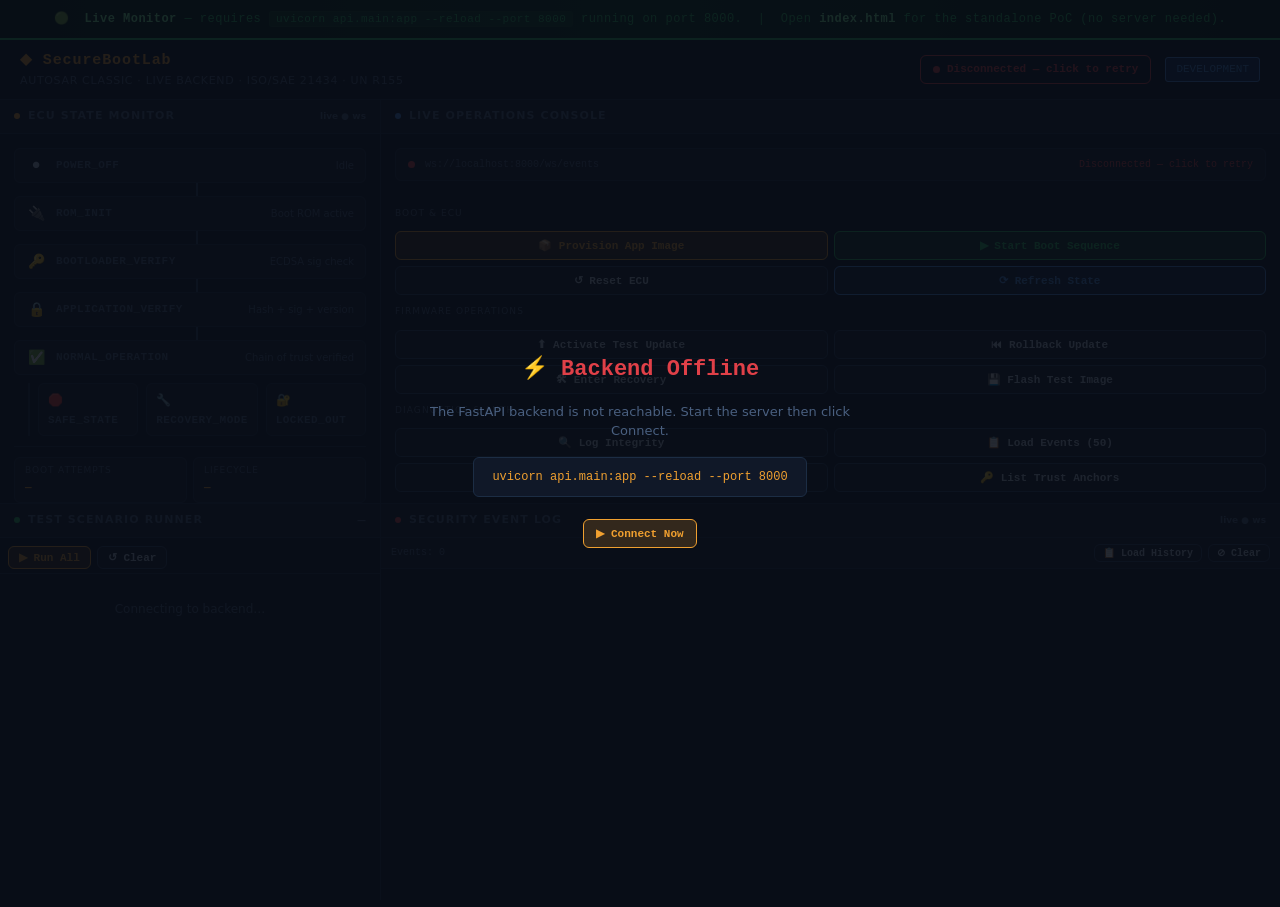
<file: docs/SecureBoot.html>
<!DOCTYPE html>
<html lang="en">
<head>
<meta charset="UTF-8">
<meta name="viewport" content="width=device-width, initial-scale=1.0">
<title>SecureBootLab — Live Monitor</title>
<style>
/* ── Reset & Base ── */
*, *::before, *::after { box-sizing: border-box; margin: 0; padding: 0; }

:root {
  --bg-root:    #080d16;
  --bg-panel:   #0c1220;
  --bg-panel2:  #101828;
  --bg-active:  #131e30;
  --border:     #1c2d44;
  --border-hi:  #2a4060;

  --text:       #b8c8dc;
  --text-dim:   #4a6080;
  --text-hi:    #e0ecff;

  --amber:      #f0a030;
  --amber-dim:  #7a5018;
  --amber-glow: rgba(240,160,48,0.18);
  --green:      #28c060;
  --green-dim:  #0e4020;
  --green-glow: rgba(40,192,96,0.18);
  --red:        #e04048;
  --red-dim:    #5a1018;
  --red-glow:   rgba(224,64,72,0.18);
  --blue:       #4890e8;
  --blue-dim:   #0e2a5a;
  --blue-glow:  rgba(72,144,232,0.15);

  --font-mono: 'Consolas', 'Cascadia Code', 'Fira Code', 'Courier New', monospace;
  --font-ui:   'Segoe UI', system-ui, -apple-system, sans-serif;
  --radius:    6px;
}

html, body {
  height: 100%;
  background: var(--bg-root);
  color: var(--text);
  font-family: var(--font-ui);
  font-size: 13px;
  line-height: 1.5;
  overflow-x: hidden;
}

/* ── Live Banner ── */
.live-banner {
  background: linear-gradient(90deg, #001a0d, #003018, #001a0d);
  border-bottom: 2px solid var(--green);
  padding: 10px 20px;
  text-align: center;
  font-family: var(--font-mono);
  font-size: 12px;
  color: var(--green);
  letter-spacing: 0.04em;
}
.live-banner strong { color: #80ffa0; }
.live-banner code {
  background: rgba(40,192,96,0.12);
  border: 1px solid var(--green-dim);
  padding: 1px 6px;
  border-radius: 3px;
  font-size: 11px;
}

/* ── App Header ── */
.app-header {
  display: flex;
  align-items: center;
  gap: 14px;
  padding: 10px 20px;
  background: var(--bg-panel);
  border-bottom: 1px solid var(--border);
}
.app-header .logo {
  font-family: var(--font-mono);
  font-size: 15px;
  font-weight: bold;
  color: var(--amber);
  letter-spacing: 0.06em;
}
.app-header .subtitle {
  font-size: 11px;
  color: var(--text-dim);
  letter-spacing: 0.06em;
  text-transform: uppercase;
}
.app-header .spacer { flex: 1; }

/* WebSocket status */
.ws-status {
  display: flex;
  align-items: center;
  gap: 7px;
  padding: 5px 12px;
  border-radius: var(--radius);
  border: 1px solid;
  font-family: var(--font-mono);
  font-size: 11px;
  font-weight: 600;
  transition: all 0.3s;
  cursor: default;
}
.ws-status .ws-dot {
  width: 7px; height: 7px;
  border-radius: 50%;
  flex-shrink: 0;
  transition: background 0.3s;
}
.ws-status.connecting { border-color: var(--amber); color: var(--amber); }
.ws-status.connecting .ws-dot { background: var(--amber); animation: pulse 1s infinite; }
.ws-status.connected   { border-color: var(--green); color: var(--green); }
.ws-status.connected .ws-dot { background: var(--green); }
.ws-status.disconnected { border-color: var(--red); color: var(--red); cursor: pointer; }
.ws-status.disconnected .ws-dot { background: var(--red); }
@keyframes pulse { 0%,100%{opacity:1} 50%{opacity:0.3} }

.lifecycle-badge {
  font-family: var(--font-mono);
  font-size: 11px;
  padding: 3px 10px;
  border-radius: 3px;
  border: 1px solid;
}
.lifecycle-badge.DEVELOPMENT { background: var(--blue-dim); color: var(--blue); border-color: var(--blue); }
.lifecycle-badge.PRODUCTION  { background: var(--red-dim);  color: var(--red);  border-color: var(--red); }
.lifecycle-badge.EOL         { background: var(--amber-dim);color: var(--amber);border-color: var(--amber); }

/* ── Main Grid ── */
.main-grid {
  display: grid;
  grid-template-columns: 380px 1fr;
  grid-template-rows: 1fr 1fr;
  height: calc(100vh - 93px);
  gap: 1px;
  background: var(--border);
}

/* ── Panel Base ── */
.panel {
  background: var(--bg-panel);
  display: flex;
  flex-direction: column;
  overflow: hidden;
}
.panel-header {
  display: flex;
  align-items: center;
  gap: 8px;
  padding: 8px 14px;
  background: var(--bg-panel2);
  border-bottom: 1px solid var(--border);
  font-size: 11px;
  font-weight: 600;
  letter-spacing: 0.1em;
  text-transform: uppercase;
  color: var(--text-dim);
  flex-shrink: 0;
}
.panel-header .dot {
  width: 6px; height: 6px;
  border-radius: 50%;
  background: var(--amber);
  flex-shrink: 0;
}
.panel-header .dot.green { background: var(--green); }
.panel-header .dot.red   { background: var(--red); }
.panel-header .dot.blue  { background: var(--blue); }
.panel-body { flex: 1; overflow-y: auto; padding: 14px; }
.panel-body::-webkit-scrollbar { width: 5px; }
.panel-body::-webkit-scrollbar-track { background: transparent; }
.panel-body::-webkit-scrollbar-thumb { background: var(--border-hi); border-radius: 3px; }

/* ── Panel 1: ECU State ── */
.state-flow { display:flex; flex-direction:column; gap:0; }
.phase-row  { display:flex; align-items:center; gap:10px; width:100%; }
.phase-connector { display:flex; flex-direction:column; align-items:center; margin-left:14px; }
.phase-connector .line { width:2px; height:13px; background:var(--border-hi); transition:background .4s; }
.phase-connector .line.active { background:var(--amber); }

.phase-node {
  position:relative; display:flex; align-items:center; gap:10px; width:100%;
  padding:6px 11px; border-radius:var(--radius); border:1px solid var(--border);
  background:var(--bg-panel2); transition:all .3s ease;
}
.phase-node .phase-icon { font-size:14px; width:20px; text-align:center; flex-shrink:0; }
.phase-node .phase-label { font-family:var(--font-mono); font-size:11px; font-weight:600; letter-spacing:.04em; color:var(--text-dim); transition:color .3s; }
.phase-node .phase-desc  { font-size:10px; color:var(--text-dim); margin-left:auto; text-align:right; transition:color .3s; }
.phase-node.active  { border-color:var(--amber); background:var(--amber-glow); box-shadow:0 0 12px var(--amber-glow); }
.phase-node.active  .phase-label { color:var(--amber); }
.phase-node.success { border-color:var(--green); background:var(--green-glow); }
.phase-node.success .phase-label { color:var(--green); }
.phase-node.failure { border-color:var(--red); background:var(--red-glow); box-shadow:0 0 10px var(--red-glow); }
.phase-node.failure .phase-label { color:var(--red); }

.side-paths { display:flex; gap:8px; margin-top:8px; padding-left:8px; border-left:2px solid var(--border); margin-left:14px; }
.side-path-node {
  flex:1; padding:6px 9px; border-radius:var(--radius); border:1px solid var(--border);
  background:var(--bg-panel2); transition:all .3s;
}
.side-path-node .phase-label { font-family:var(--font-mono); font-size:11px; font-weight:600; letter-spacing:.04em; color:var(--text-dim); transition:color .3s; }
.side-path-node .phase-icon  { font-size:12px; display:inline-block; margin-right:5px; }
.side-path-node.active  { border-color:var(--red);   background:var(--red-glow);   }
.side-path-node.active  .phase-label { color:var(--red); }
.side-path-node.locked  { border-color:var(--amber); background:var(--amber-glow); }
.side-path-node.locked  .phase-label { color:var(--amber); }
.side-path-node.recover { border-color:var(--blue);  background:var(--blue-glow);  }
.side-path-node.recover .phase-label { color:var(--blue); }

.ecu-props { display:grid; grid-template-columns:1fr 1fr; gap:6px; margin-top:10px; padding-top:10px; border-top:1px solid var(--border); }
.ecu-prop  { background:var(--bg-panel2); border:1px solid var(--border); border-radius:var(--radius); padding:6px 10px; }
.ecu-prop .prop-key { font-size:9px; text-transform:uppercase; letter-spacing:.1em; color:var(--text-dim); margin-bottom:2px; }
.ecu-prop .prop-val { font-family:var(--font-mono); font-size:11px; font-weight:600; color:var(--text-hi); transition:color .3s; }
.ecu-prop .prop-val.green  { color:var(--green); }
.ecu-prop .prop-val.red    { color:var(--red); }
.ecu-prop .prop-val.amber  { color:var(--amber); }
.ecu-prop .prop-val.blue   { color:var(--blue); }

/* attestation hash row */
.att-row { margin-top:8px; background:var(--bg-panel2); border:1px solid var(--border); border-radius:var(--radius); padding:6px 10px; }
.att-row .prop-key { font-size:9px; text-transform:uppercase; letter-spacing:.1em; color:var(--text-dim); margin-bottom:2px; }
.att-row .att-hash { font-family:var(--font-mono); font-size:10px; color:var(--blue); word-break:break-all; }

/* ── Panel 2: Live Operations Console ── */
.ws-status-bar {
  display:flex; align-items:center; gap:10px;
  padding:8px 12px;
  background:var(--bg-panel2); border:1px solid var(--border);
  border-radius:var(--radius); margin-bottom:12px;
}
.ws-status-bar .ws-url { font-family:var(--font-mono); font-size:10px; color:var(--text-dim); flex:1; }

.ops-grid {
  display:grid; grid-template-columns:1fr 1fr; gap:6px; margin-bottom:12px;
}
.ops-section-title {
  font-size:9px; text-transform:uppercase; letter-spacing:.12em; color:var(--text-dim);
  margin-bottom:5px; grid-column:1/-1; margin-top:4px;
}

.btn {
  display:inline-flex; align-items:center; gap:5px;
  padding:7px 12px; border-radius:var(--radius); border:1px solid;
  font-family:var(--font-mono); font-size:11px; font-weight:600;
  cursor:pointer; transition:all .2s; white-space:nowrap;
}
.btn:disabled { opacity:.35; cursor:not-allowed; }
.btn-primary {
  background:var(--amber-glow); border-color:var(--amber); color:var(--amber);
}
.btn-primary:hover:not(:disabled) { background:rgba(240,160,48,.32); box-shadow:0 0 10px var(--amber-glow); }
.btn-secondary {
  background:var(--bg-panel2); border-color:var(--border-hi); color:var(--text);
}
.btn-secondary:hover:not(:disabled) { border-color:var(--text); color:var(--text-hi); }
.btn-green  { background:var(--green-glow); border-color:var(--green); color:var(--green); }
.btn-green:hover:not(:disabled) { background:rgba(40,192,96,.32); }
.btn-red    { background:var(--red-glow); border-color:var(--red); color:var(--red); }
.btn-red:hover:not(:disabled)   { background:rgba(224,64,72,.32); }
.btn-blue   { background:var(--blue-glow); border-color:var(--blue); color:var(--blue); }
.btn-blue:hover:not(:disabled)  { background:rgba(72,144,232,.28); }
.btn-full { width:100%; justify-content:center; }

/* API Terminal */
.api-terminal {
  flex:1; min-height:180px; max-height:220px;
  background:#060c14; border:1px solid var(--border);
  border-radius:var(--radius); overflow-y:auto; padding:10px 12px;
  font-family:var(--font-mono); font-size:10px; line-height:1.7;
}
.api-terminal::-webkit-scrollbar { width:5px; }
.api-terminal::-webkit-scrollbar-thumb { background:var(--border-hi); border-radius:3px; }
.term-entry { margin-bottom:2px; }
.term-req   { color:var(--text-dim); }
.term-ok    { color:var(--green); }
.term-err   { color:var(--red); }
.term-ws    { color:var(--amber); }
.term-json  { color:#7ab8e8; white-space:pre-wrap; word-break:break-all; margin-left:12px; font-size:9.5px; line-height:1.6; }

/* ── Panel 3: VTC Runner ── */
#panel-vtc .panel-body { padding:6px; }
.vtc-toolbar { display:flex; gap:6px; padding:8px 8px 4px; border-bottom:1px solid var(--border); flex-shrink:0; }
.vtc-list    { display:flex; flex-direction:column; gap:3px; }
.vtc-row {
  display:flex; align-items:center; gap:8px; padding:5px 10px;
  border-radius:var(--radius); border:1px solid transparent;
  background:var(--bg-panel2); transition:all .2s;
}
.vtc-row:hover   { border-color:var(--border-hi); }
.vtc-row.running { border-color:var(--amber); background:var(--amber-glow); }
.vtc-row.pass    { border-color:var(--green); background:var(--green-glow); }
.vtc-row.fail    { border-color:var(--red);   background:var(--red-glow); }
.vtc-row.skip    { opacity:.55; }
.vtc-id   { font-family:var(--font-mono); font-size:10px; font-weight:700; color:var(--amber); width:42px; flex-shrink:0; }
.vtc-desc { font-size:11px; color:var(--text); flex:1; white-space:nowrap; overflow:hidden; text-overflow:ellipsis; }
.vtc-status { font-family:var(--font-mono); font-size:10px; font-weight:700; width:52px; text-align:right; flex-shrink:0; transition:color .3s; }
.vtc-status.pass    { color:var(--green); }
.vtc-status.fail    { color:var(--red); }
.vtc-status.skip    { color:var(--text-dim); }
.vtc-status.running { color:var(--amber); }
.vtc-status.pending { color:var(--text-dim); }
.vtc-run-btn {
  padding:3px 8px; border-radius:3px; border:1px solid var(--border-hi);
  background:transparent; color:var(--text-dim);
  font-family:var(--font-mono); font-size:10px; cursor:pointer; transition:all .15s; flex-shrink:0;
}
.vtc-run-btn:hover    { border-color:var(--amber); color:var(--amber); }
.vtc-run-btn:disabled { opacity:.3; cursor:not-allowed; }

/* ── Panel 4: Event Log ── */
#panel-log .panel-body { padding:0; }
.event-log { font-family:var(--font-mono); font-size:11px; line-height:1.7; padding:10px 12px; display:flex; flex-direction:column; gap:1px; }
.log-entry { display:flex; gap:8px; padding:2px 0; animation:logSlideIn .2s ease; }
@keyframes logSlideIn { from{opacity:0;transform:translateX(-6px)} to{opacity:1;transform:translateX(0)} }
.log-ts  { color:var(--text-dim); flex-shrink:0; width:48px; font-size:10px; }
.log-sev { flex-shrink:0; width:54px; font-weight:700; }
.log-sev.INFO     { color:var(--blue); }
.log-sev.WARNING  { color:var(--amber); }
.log-sev.CRITICAL { color:var(--red); }
.log-msg { color:var(--text); flex:1; }
.log-msg.INFO     { color:#8ab8e8; }
.log-msg.WARNING  { color:#e8c880; }
.log-msg.CRITICAL { color:#e07880; font-weight:600; }
.log-eid { color:var(--text-dim); font-size:9px; flex-shrink:0; max-width:160px; overflow:hidden; text-overflow:ellipsis; }
.log-divider { height:1px; background:var(--border); margin:4px 0; }
.log-header-bar {
  display:flex; gap:6px; padding:6px 10px; align-items:center;
  background:var(--bg-panel2); border-bottom:1px solid var(--border);
  flex-shrink:0; font-size:10px;
}

/* WS reconnect overlay */
.ws-overlay {
  position:fixed; inset:0; background:rgba(8,13,22,.88);
  display:flex; flex-direction:column; align-items:center; justify-content:center; gap:16px;
  z-index:100; transition:opacity .3s;
}
.ws-overlay.hidden { opacity:0; pointer-events:none; }
.ws-overlay .overlay-title { font-family:var(--font-mono); font-size:22px; color:var(--red); font-weight:700; }
.ws-overlay .overlay-sub   { font-size:13px; color:var(--text-dim); text-align:center; max-width:440px; }
.ws-overlay .overlay-cmd   { font-family:var(--font-mono); font-size:12px; background:var(--bg-panel2); border:1px solid var(--border); padding:10px 18px; border-radius:var(--radius); color:var(--amber); }
</style>
</head>
<body>

<!-- WS disconnect overlay -->
<div class="ws-overlay hidden" id="ws-overlay">
  <div class="overlay-title">⚡ Backend Offline</div>
  <div class="overlay-sub">The FastAPI backend is not reachable. Start the server then click Connect.</div>
  <div class="overlay-cmd">uvicorn api.main:app --reload --port 8000</div>
  <button class="btn btn-primary" style="margin-top:6px;" onclick="wsConnect()">▶ Connect Now</button>
</div>

<!-- Live Banner -->
<div class="live-banner">
  🟢 &nbsp;<strong>Live Monitor</strong> — requires
  <code>uvicorn api.main:app --reload --port 8000</code> running on port 8000.
  &nbsp;|&nbsp; Open <strong>index.html</strong> for the standalone PoC (no server needed).
</div>

<!-- Header -->
<header class="app-header">
  <div>
    <div class="logo">◆ SecureBootLab</div>
    <div class="subtitle">AUTOSAR Classic · Live Backend · ISO/SAE 21434 · UN R155</div>
  </div>
  <div class="spacer"></div>
  <div class="ws-status connecting" id="ws-status-chip" onclick="wsConnect()">
    <span class="ws-dot"></span>
    <span id="ws-status-text">Connecting…</span>
  </div>
  <div class="lifecycle-badge DEVELOPMENT" id="lifecycle-badge">DEVELOPMENT</div>
</header>

<!-- 4-panel grid -->
<div class="main-grid">

  <!-- Panel 1: ECU State Monitor (live) -->
  <section class="panel" id="panel-ecu">
    <div class="panel-header">
      <span class="dot amber"></span>ECU State Monitor
      <span style="flex:1"></span>
      <span style="font-size:9px;color:var(--text-dim);text-transform:none;letter-spacing:0;">live ● ws</span>
    </div>
    <div class="panel-body">
      <div class="state-flow" id="state-flow">

        <div class="phase-row">
          <div class="phase-node" id="phase-POWER_OFF">
            <span class="phase-icon">⚫</span>
            <span class="phase-label">POWER_OFF</span>
            <span class="phase-desc">Idle</span>
          </div>
        </div>
        <div class="phase-connector"><div class="line" id="line-1"></div></div>

        <div class="phase-row">
          <div class="phase-node" id="phase-ROM_INIT">
            <span class="phase-icon">🔌</span>
            <span class="phase-label">ROM_INIT</span>
            <span class="phase-desc">Boot ROM active</span>
          </div>
        </div>
        <div class="phase-connector"><div class="line" id="line-2"></div></div>

        <div class="phase-row">
          <div class="phase-node" id="phase-BOOTLOADER_VERIFY">
            <span class="phase-icon">🔑</span>
            <span class="phase-label">BOOTLOADER_VERIFY</span>
            <span class="phase-desc">ECDSA sig check</span>
          </div>
        </div>
        <div class="phase-connector"><div class="line" id="line-3"></div></div>

        <div class="phase-row">
          <div class="phase-node" id="phase-APPLICATION_VERIFY">
            <span class="phase-icon">🔒</span>
            <span class="phase-label">APPLICATION_VERIFY</span>
            <span class="phase-desc">Hash + sig + version</span>
          </div>
        </div>
        <div class="phase-connector"><div class="line" id="line-4"></div></div>

        <div class="phase-row">
          <div class="phase-node" id="phase-NORMAL_OPERATION">
            <span class="phase-icon">✅</span>
            <span class="phase-label">NORMAL_OPERATION</span>
            <span class="phase-desc">Chain of trust verified</span>
          </div>
        </div>

        <div class="side-paths">
          <div class="side-path-node" id="phase-SAFE_STATE">
            <span class="phase-icon">🛑</span>
            <span class="phase-label">SAFE_STATE</span>
          </div>
          <div class="side-path-node" id="phase-RECOVERY_MODE">
            <span class="phase-icon">🔧</span>
            <span class="phase-label">RECOVERY_MODE</span>
          </div>
          <div class="side-path-node" id="phase-LOCKED_OUT">
            <span class="phase-icon">🔐</span>
            <span class="phase-label">LOCKED_OUT</span>
          </div>
        </div>
      </div>

      <div class="ecu-props">
        <div class="ecu-prop">
          <div class="prop-key">Boot Attempts</div>
          <div class="prop-val amber" id="prop-attempts">—</div>
        </div>
        <div class="ecu-prop">
          <div class="prop-key">Lifecycle</div>
          <div class="prop-val amber" id="prop-lifecycle">—</div>
        </div>
        <div class="ecu-prop">
          <div class="prop-key">Secure Boot</div>
          <div class="prop-val" id="prop-sb">—</div>
        </div>
        <div class="ecu-prop">
          <div class="prop-key">Debug Interface</div>
          <div class="prop-val" id="prop-dbg">—</div>
        </div>
      </div>

      <div class="att-row" id="att-row" style="display:none;">
        <div class="prop-key">Attestation Hash (last measured component)</div>
        <div class="att-hash" id="att-hash">—</div>
      </div>
    </div>
  </section>

  <!-- Panel 2: Live Operations Console -->
  <section class="panel" id="panel-console">
    <div class="panel-header">
      <span class="dot blue"></span>Live Operations Console
    </div>
    <div class="panel-body" style="display:flex;flex-direction:column;gap:10px;">

      <!-- WS status bar -->
      <div class="ws-status-bar">
        <div class="ws-dot" id="console-ws-dot" style="width:7px;height:7px;border-radius:50%;background:var(--amber);animation:pulse 1s infinite;"></div>
        <span class="ws-url" id="console-ws-url">ws://localhost:8000/ws/events</span>
        <span id="console-ws-state" style="font-family:var(--font-mono);font-size:10px;color:var(--amber);">Connecting…</span>
      </div>

      <!-- Operations grid -->
      <div class="ops-grid">
        <div class="ops-section-title">Boot &amp; ECU</div>
        <button class="btn btn-primary btn-full" onclick="opProvision()">📦 Provision App Image</button>
        <button class="btn btn-green  btn-full" onclick="opBoot()">▶ Start Boot Sequence</button>
        <button class="btn btn-secondary btn-full" onclick="opReset()">↺ Reset ECU</button>
        <button class="btn btn-blue btn-full" onclick="opRefreshState()">⟳ Refresh State</button>

        <div class="ops-section-title">Firmware Operations</div>
        <button class="btn btn-secondary btn-full" onclick="opActivateUpdate()">⬆ Activate Test Update</button>
        <button class="btn btn-secondary btn-full" onclick="opRollbackUpdate()">⏮ Rollback Update</button>
        <button class="btn btn-secondary btn-full" onclick="opEnterRecovery()">🛠 Enter Recovery</button>
        <button class="btn btn-secondary btn-full" onclick="opFlashRecovery()">💾 Flash Test Image</button>

        <div class="ops-section-title">Diagnostics &amp; Auth</div>
        <button class="btn btn-secondary btn-full" onclick="opIntegrity()">🔍 Log Integrity</button>
        <button class="btn btn-secondary btn-full" onclick="opLoadEvents()">📋 Load Events (50)</button>
        <button class="btn btn-secondary btn-full" onclick="opAuditLog()">📜 Audit Log</button>
        <button class="btn btn-secondary btn-full" onclick="opListKeys()">🔑 List Trust Anchors</button>
      </div>

      <!-- API Response Terminal -->
      <div style="font-size:9px;text-transform:uppercase;letter-spacing:.1em;color:var(--text-dim);display:flex;align-items:center;gap:8px;">
        API Terminal
        <span style="flex:1;border-top:1px solid var(--border);display:inline-block;height:1px;"></span>
        <span style="cursor:pointer;" onclick="document.getElementById('api-terminal').innerHTML=''">⊘ Clear</span>
      </div>
      <div class="api-terminal" id="api-terminal">
        <div class="term-entry"><span class="term-ws">// SecureBootLab Live Monitor ready — awaiting WebSocket connection</span></div>
      </div>

    </div>
  </section>

  <!-- Panel 3: VTC Scenario Runner -->
  <section class="panel" id="panel-vtc">
    <div class="panel-header">
      <span class="dot green"></span>Test Scenario Runner
      <span style="flex:1"></span>
      <span id="vtc-summary" style="font-size:9px;color:var(--text-dim);text-transform:none;letter-spacing:0;">—</span>
    </div>
    <div class="vtc-toolbar">
      <button class="btn btn-primary" style="padding:4px 10px;font-size:11px;" onclick="runAllVTCs()">▶ Run All</button>
      <button class="btn btn-secondary" style="padding:4px 10px;font-size:11px;" onclick="clearVTCStatus()">↺ Clear</button>
    </div>
    <div class="panel-body" style="padding:6px;">
      <div class="vtc-list" id="vtc-list">
        <div style="padding:20px;text-align:center;color:var(--text-dim);font-size:12px;">Connecting to backend…</div>
      </div>
    </div>
  </section>

  <!-- Panel 4: Live Event Log -->
  <section class="panel" id="panel-log">
    <div class="panel-header">
      <span class="dot red"></span>Security Event Log
      <span style="flex:1"></span>
      <span style="font-size:9px;color:var(--text-dim);text-transform:none;letter-spacing:0;">live ● ws</span>
    </div>
    <div class="log-header-bar">
      <span style="font-family:var(--font-mono);font-size:10px;color:var(--text-dim);">Events: <span id="log-count">0</span></span>
      <span style="flex:1;"></span>
      <button class="btn btn-secondary" style="padding:2px 8px;font-size:10px;" onclick="loadHistoricalEvents()">📋 Load History</button>
      <button class="btn btn-secondary" style="padding:2px 8px;font-size:10px;" onclick="clearLog()">⊘ Clear</button>
    </div>
    <div class="panel-body" style="padding:0;">
      <div class="event-log" id="event-log"></div>
    </div>
  </section>

</div>

<script>
'use strict';

// ============================================================
// Config
// ============================================================
const API_BASE = 'http://localhost:8000';
const WS_URL   = 'ws://localhost:8000/ws/events';

// ============================================================
// WebSocket Management
// ============================================================
let ws                = null;
let wsReconnectTimer  = null;
let wsReconnectDelay  = 2000;
let wsConnected       = false;

function wsConnect() {
  if (ws && (ws.readyState === WebSocket.OPEN || ws.readyState === WebSocket.CONNECTING)) return;
  if (wsReconnectTimer) { clearTimeout(wsReconnectTimer); wsReconnectTimer = null; }

  wsSetStatus('connecting', 'Connecting…');
  try {
    ws = new WebSocket(WS_URL);
    ws.onopen    = wsOnOpen;
    ws.onmessage = wsOnMessage;
    ws.onclose   = wsOnClose;
    ws.onerror   = () => {};
  } catch(e) {
    wsOnClose();
  }
}

function wsOnOpen() {
  wsConnected = true;
  wsReconnectDelay = 2000;
  wsSetStatus('connected', 'Connected');
  document.getElementById('ws-overlay').classList.add('hidden');
  termLog('ws', '// WebSocket connected — ' + WS_URL);
}

function wsOnClose() {
  wsConnected = false;
  wsSetStatus('disconnected', 'Disconnected — click to retry');
  document.getElementById('ws-overlay').classList.remove('hidden');
  wsReconnectTimer = setTimeout(() => { wsConnect(); }, wsReconnectDelay);
  wsReconnectDelay = Math.min(wsReconnectDelay * 1.5, 15000);
}

function wsOnMessage(event) {
  let msg;
  try { msg = JSON.parse(event.data); } catch(e) { return; }

  switch (msg.type) {
    case 'dem_event':
      addDemEvent(msg);
      break;
    case 'ecu_state':
      renderEcuState(msg);
      break;
    case 'boot_result':
      termLog('ws', `// WS boot_result: success=${msg.success} phase=${msg.phase_reached}`, msg.success);
      if (msg.success) animateBootPhases();
      break;
    case 'vtc_result':
      setVtcStatus(msg.vtc_id, msg.status, msg.detail);
      updateVtcSummary();
      termLog('ws', `// WS vtc_result: ${msg.vtc_id} → ${msg.status}`, msg.status === 'PASS');
      break;
    case 'debug_access':
      termLog('ws', `// WS debug_access: granted=${msg.granted}`, msg.granted);
      break;
    case 'key_rotation':
      termLog('ws', `// WS key_rotation: ${msg.new_key_id} success=${msg.success}`, msg.success);
      break;
    case 'provisioned':
      termLog('ws', `// WS ${msg.note}`, true);
      break;
    default:
      termLog('ws', `// WS ${msg.type}`);
  }
}

function wsSetStatus(state, text) {
  const chip = document.getElementById('ws-status-chip');
  const txt  = document.getElementById('ws-status-text');
  const dot  = document.getElementById('console-ws-dot');
  const st   = document.getElementById('console-ws-state');

  chip.className = 'ws-status ' + state;
  txt.textContent = text;

  const colour = state === 'connected' ? 'var(--green)' : state === 'disconnected' ? 'var(--red)' : 'var(--amber)';
  dot.style.background = colour;
  dot.style.animation = state === 'connecting' ? 'pulse 1s infinite' : 'none';
  st.style.color = colour;
  st.textContent = text;
}

// ============================================================
// API Client
// ============================================================
async function apiCall(method, path, body) {
  const ts = new Date().toLocaleTimeString('en-GB', { hour12: false });
  termLog('req', `${ts}  ${method} ${path}`);
  try {
    const opts = { method, headers: { 'Content-Type': 'application/json' } };
    if (body) opts.body = JSON.stringify(body);
    const resp = await fetch(API_BASE + path, opts);
    const data = await resp.json();
    const ok = resp.ok;
    termLog('resp', JSON.stringify(data, null, 2), ok);
    return { ok, data };
  } catch(e) {
    termLog('err', `Error: ${e.message}`, false);
    return { ok: false, data: null };
  }
}

// ============================================================
// API Terminal
// ============================================================
function termLog(type, text, ok) {
  const term = document.getElementById('api-terminal');
  const entry = document.createElement('div');
  entry.className = 'term-entry';
  if (type === 'req') {
    entry.innerHTML = `<span class="term-req">${escHtml(text)}</span>`;
  } else if (type === 'resp') {
    const cls = ok === false ? 'term-err' : ok === true ? 'term-ok' : 'term-ws';
    const arrow = ok === false ? '✗' : ok === true ? '✓' : '●';
    entry.innerHTML = `<div class="term-json ${cls}">${arrow} ${escHtml(text)}</div>`;
  } else if (type === 'ws') {
    entry.innerHTML = `<span class="term-ws">${escHtml(text)}</span>`;
  } else {
    entry.innerHTML = `<span class="term-err">${escHtml(text)}</span>`;
  }
  term.appendChild(entry);
  term.scrollTop = term.scrollHeight;
}

function escHtml(str) {
  return String(str).replace(/&/g,'&amp;').replace(/</g,'&lt;').replace(/>/g,'&gt;');
}

// ============================================================
// ECU State Renderer
// ============================================================
const MAIN_PHASES = ['POWER_OFF','ROM_INIT','BOOTLOADER_VERIFY','APPLICATION_VERIFY','NORMAL_OPERATION'];
const SIDE_PHASES = ['SAFE_STATE','RECOVERY_MODE','LOCKED_OUT'];

function renderEcuState(s) {
  const phase = s.boot_phase || s.bootPhase || 'POWER_OFF';
  const isSuccess = phase === 'NORMAL_OPERATION';
  const isFailure = ['SAFE_STATE','LOCKED_OUT'].includes(phase);

  MAIN_PHASES.forEach(p => {
    const el = document.getElementById('phase-' + p);
    if (!el) return;
    el.className = 'phase-node';
    if (p === phase) {
      el.classList.add(isSuccess ? 'success' : isFailure ? 'failure' : 'active');
    }
  });
  SIDE_PHASES.forEach(p => {
    const el = document.getElementById('phase-' + p);
    if (!el) return;
    el.className = 'side-path-node';
    if (p === phase) {
      if (p === 'LOCKED_OUT') el.classList.add('locked');
      else if (p === 'RECOVERY_MODE') el.classList.add('recover');
      else el.classList.add('active');
    }
  });

  const idx = MAIN_PHASES.indexOf(phase);
  for (let i = 1; i <= 4; i++) {
    const line = document.getElementById('line-' + i);
    if (line) line.className = 'line' + (i <= idx ? ' active' : '');
  }

  // Prop tiles
  setprop('prop-attempts', String(s.boot_attempt_count ?? '—'), 'amber');
  setLCProp(s.lifecycle);
  setSBProp(s.secure_boot_enabled);
  setDbgProp(s.debug_locked);

  // Lifecycle badge in header
  const lc = s.lifecycle || 'DEVELOPMENT';
  const badge = document.getElementById('lifecycle-badge');
  badge.textContent = lc;
  badge.className = 'lifecycle-badge ' + lc;
}

function setLCProp(lc) {
  const el = document.getElementById('prop-lifecycle');
  if (!el) return;
  el.textContent = lc || '—';
  el.className = 'prop-val ' + (lc === 'PRODUCTION' ? 'red' : lc === 'EOL' ? 'amber' : 'amber');
}
function setSBProp(val) {
  const el = document.getElementById('prop-sb');
  if (!el) return;
  el.textContent = val === undefined ? '—' : val ? 'ENABLED' : 'DISABLED';
  el.className = 'prop-val ' + (val ? 'green' : 'red');
}
function setDbgProp(val) {
  const el = document.getElementById('prop-dbg');
  if (!el) return;
  el.textContent = val === undefined ? '—' : val ? 'LOCKED' : 'OPEN';
  el.className = 'prop-val ' + (val ? 'red' : 'green');
}
function setprop(id, text, cls) {
  const el = document.getElementById(id);
  if (!el) return;
  el.textContent = text;
  if (cls) el.className = 'prop-val ' + cls;
}

async function animateBootPhases() {
  const phases = ['ROM_INIT','BOOTLOADER_VERIFY','APPLICATION_VERIFY','NORMAL_OPERATION'];
  const sleep = ms => new Promise(r => setTimeout(r, ms));
  for (let i = 0; i < phases.length; i++) {
    MAIN_PHASES.forEach(p => {
      const el = document.getElementById('phase-' + p);
      if (el) el.className = 'phase-node' + (p === phases[i] ? (i < phases.length-1 ? ' active' : ' success') : '');
    });
    for (let j = 1; j <= 4; j++) {
      const line = document.getElementById('line-' + j);
      if (line) line.className = 'line' + (j <= i + 1 ? ' active' : '');
    }
    await sleep(300);
  }
}

// ============================================================
// Event Log
// ============================================================
let logCount = 0;

function addDemEvent(evt) {
  const log = document.getElementById('event-log');
  const sev = evt.severity || 'INFO';
  const ts  = evt.timestamp ? (evt.timestamp % 10000).toFixed(2) + 's' : '—';
  const msg = evt.description || evt.msg || '';
  const eid = evt.event_id || '';

  const entry = document.createElement('div');
  entry.className = 'log-entry';
  entry.innerHTML =
    `<span class="log-ts">${escHtml(ts)}</span>` +
    `<span class="log-sev ${sev}">${sev}</span>` +
    `<span class="log-msg ${sev}">${escHtml(msg)}</span>` +
    `<span class="log-eid">${escHtml(eid)}</span>`;
  log.appendChild(entry);

  if (sev === 'CRITICAL') {
    const div = document.createElement('div'); div.className = 'log-divider'; log.appendChild(div);
  }
  log.scrollTop = log.scrollHeight;
  logCount++;
  document.getElementById('log-count').textContent = logCount;
}

function addLogEntry(sev, msg, eid) {
  addDemEvent({ severity: sev, timestamp: performance.now() / 1000, description: msg, event_id: eid });
}

function clearLog() {
  document.getElementById('event-log').innerHTML = '';
  logCount = 0;
  document.getElementById('log-count').textContent = '0';
}

async function loadHistoricalEvents() {
  const r = await apiCall('GET', '/diagnostics/events?limit=50');
  if (r.ok && r.data.events) {
    clearLog();
    r.data.events.forEach(e => addDemEvent(e));
    addLogEntry('INFO', `Loaded ${r.data.count} events from backend history`, 'HISTORY_LOADED');
  }
}

// ============================================================
// VTC Runner
// ============================================================
let vtcList = [];
let vtcRunning = false;

async function loadVtcList() {
  const r = await apiCall('GET', '/test/list');
  if (!r.ok || !r.data) return;
  vtcList = r.data.vtcs;
  renderVtcList(vtcList);
}

function renderVtcList(items) {
  const el = document.getElementById('vtc-list');
  el.innerHTML = '';
  items.forEach(vtc => {
    const row = document.createElement('div');
    const isSkip = vtc.vtc_id === 'VT-18' || vtc.vtc_id === 'VT-19';
    row.className = 'vtc-row' + (isSkip ? ' skip' : '');
    row.id = 'vtc-row-' + vtc.vtc_id;
    row.innerHTML =
      `<span class="vtc-id">${vtc.vtc_id}</span>` +
      `<span class="vtc-desc">${escHtml(vtc.description)}</span>` +
      `<span class="vtc-status pending" id="vtc-status-${vtc.vtc_id}">—</span>` +
      `<button class="vtc-run-btn" id="vtc-btn-${vtc.vtc_id}" onclick="runVtc('${vtc.vtc_id}')"${isSkip?' disabled':''}>▶</button>`;
    el.appendChild(row);
  });
  updateVtcSummary();
}

function setVtcStatus(id, status, detail) {
  const row    = document.getElementById('vtc-row-' + id);
  const statusEl = document.getElementById('vtc-status-' + id);
  if (!row || !statusEl) return;
  const cls    = status.toLowerCase();
  row.className = 'vtc-row ' + cls;
  statusEl.className = 'vtc-status ' + cls;
  statusEl.textContent = status;
  statusEl.title = typeof detail === 'object' ? JSON.stringify(detail) : String(detail || '');
}

function clearVTCStatus() {
  vtcList.forEach(vtc => {
    const row = document.getElementById('vtc-row-' + vtc.vtc_id);
    const statusEl = document.getElementById('vtc-status-' + vtc.vtc_id);
    const isSkip = vtc.vtc_id === 'VT-18' || vtc.vtc_id === 'VT-19';
    if (row) row.className = 'vtc-row' + (isSkip ? ' skip' : '');
    if (statusEl) { statusEl.className = 'vtc-status pending'; statusEl.textContent = '—'; }
  });
  vtcRunning = false;
  updateVtcSummary();
}

function updateVtcSummary() {
  let pass = 0, fail = 0, skip = 0, pend = 0;
  vtcList.forEach(vtc => {
    const el = document.getElementById('vtc-status-' + vtc.vtc_id);
    if (!el) return;
    const t = el.textContent;
    if (t === 'PASS') pass++;
    else if (t === 'FAIL') fail++;
    else if (t === 'SKIP') skip++;
    else pend++;
  });
  const total = vtcList.length;
  document.getElementById('vtc-summary').textContent =
    `${pass}✓ ${fail ? fail+'✗ ' : ''}${skip ? skip+'⊘ ' : ''}/ ${total}`;
}

async function runVtc(id) {
  if (vtcRunning) return;
  setVtcStatus(id, 'RUNNING', '');
  const r = await apiCall('POST', `/test/${id}/run`);
  if (r.ok && r.data) {
    setVtcStatus(id, r.data.status, r.data.detail);
    updateVtcSummary();
  } else {
    setVtcStatus(id, 'FAIL', 'network error');
  }
}

async function runAllVTCs() {
  if (vtcRunning) return;
  vtcRunning = true;
  clearVTCStatus();
  const runnable = vtcList.filter(v => v.vtc_id !== 'VT-18' && v.vtc_id !== 'VT-19');
  for (const vtc of runnable) {
    setVtcStatus(vtc.vtc_id, 'RUNNING', '');
    const r = await apiCall('POST', `/test/${vtc.vtc_id}/run`);
    if (r.ok && r.data) setVtcStatus(vtc.vtc_id, r.data.status, r.data.detail);
    else setVtcStatus(vtc.vtc_id, 'FAIL', 'network error');
    updateVtcSummary();
  }
  // Mark hardware-skip VTCs
  ['VT-18','VT-19'].forEach(id => setVtcStatus(id, 'SKIP', 'hardware/timer-only'));
  updateVtcSummary();
  vtcRunning = false;
}

// ============================================================
// Operations
// ============================================================
async function opRefreshState() {
  const r = await apiCall('GET', '/ecu/state');
  if (r.ok) renderEcuState(r.data);
}

async function opBoot() {
  const r = await apiCall('POST', '/boot/start');
  if (r.ok) {
    addLogEntry('INFO', `Boot: success=${r.data.success} phase=${r.data.phase_reached}`, 'BOOT_RESULT');
    opRefreshState();
  }
}

async function opReset() {
  const r = await apiCall('POST', '/ecu/reset');
  if (r.ok && r.data.ecu_state) renderEcuState(r.data.ecu_state);
}

async function opProvision() {
  const r = await apiCall('POST', '/dev/provision-app-image');
  if (r.ok) addLogEntry('INFO', 'Application image provisioned in NvM (v2) — ready to boot via SecureBootManager', 'PROVISION_OK');
}

async function opActivateUpdate() {
  // Get a fresh OEM-signed test image from the backend HSM
  const imgR = await apiCall('GET', '/dev/test-image');
  if (!imgR.ok) return;
  const { image, signature, version } = imgR.data;
  await apiCall('POST', '/update/activate', { package: image, signature, version });
  opRefreshState();
}

async function opRollbackUpdate() {
  await apiCall('POST', '/update/rollback');
  opRefreshState();
}

async function opEnterRecovery() {
  const r = await apiCall('POST', '/recovery/enter', { reason: 'dashboard_demo' });
  if (r.ok && r.data.ecu_state) renderEcuState(r.data.ecu_state);
}

async function opFlashRecovery() {
  const imgR = await apiCall('GET', '/dev/test-image');
  if (!imgR.ok) return;
  const { image, signature } = imgR.data;
  await apiCall('POST', '/recovery/flash', { image, signature });
  opRefreshState();
}

async function opIntegrity() {
  const r = await apiCall('GET', '/diagnostics/integrity');
  if (r.ok) {
    addLogEntry(r.data.integrity_ok ? 'INFO' : 'CRITICAL',
      `Audit log integrity: ${r.data.integrity_ok ? 'OK ✓' : 'FAILED ✗'}`,
      'INTEGRITY_CHECK');
  }
}

async function opLoadEvents() {
  loadHistoricalEvents();
}

async function opAuditLog() {
  const r = await apiCall('GET', '/diagnostics/audit-log?last_n=30');
  if (r.ok && r.data.entries) {
    addLogEntry('INFO', `Audit log: ${r.data.count} chain-linked entries returned`, 'AUDIT_LOG_LOADED');
  }
}

async function opListKeys() {
  const r = await apiCall('GET', '/auth/keys');
  if (r.ok && r.data.key_ids) {
    addLogEntry('INFO', `Trust anchors: ${r.data.key_ids.join(', ')}`, 'KEY_LIST');
  }
}

// ============================================================
// Initialization
// ============================================================
async function init() {
  // Try to load state immediately (may fail if backend not ready)
  const r = await apiCall('GET', '/ecu/state').catch(() => ({ ok: false }));
  if (r.ok) renderEcuState(r.data);

  // Load VTC list
  await loadVtcList();

  // Start WebSocket (triggers reconnect loop on failure)
  wsConnect();
}

window.addEventListener('DOMContentLoaded', init);
</script>
</body>
</html>
</file>
